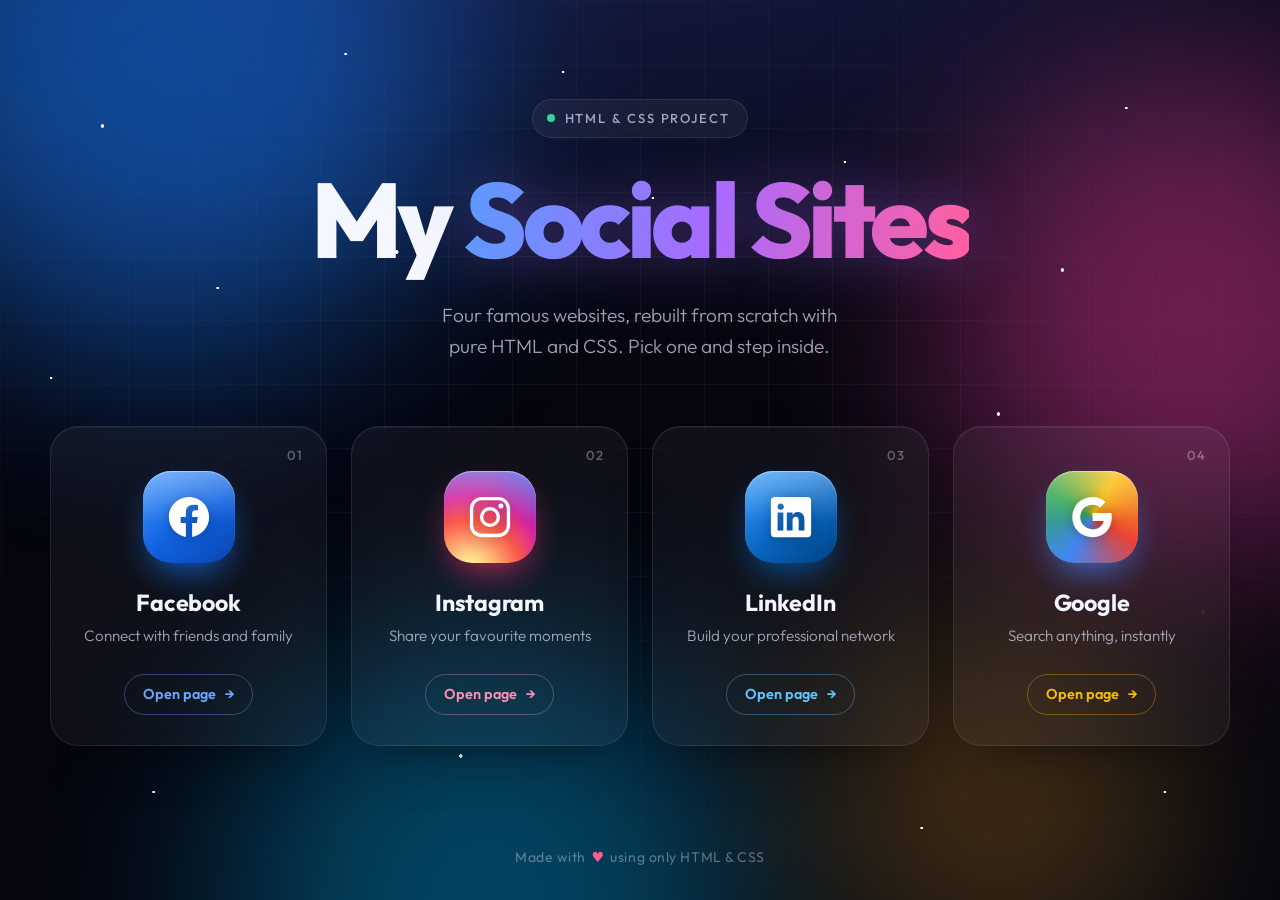
<file: index.html>
<!DOCTYPE html>
<html lang="en">
<head>
    <meta charset="UTF-8">
    <meta name="viewport" content="width=device-width, initial-scale=1.0">
    <title>My Social Sites</title>
    <link rel="preconnect" href="https://fonts.googleapis.com">
    <link rel="preconnect" href="https://fonts.gstatic.com" crossorigin>
    <link rel="stylesheet" href="https://fonts.googleapis.com/css2?family=Outfit:wght@300;400;500;600;700;800&display=swap">
    <link rel="stylesheet" href="css/style.css">
    <link rel="stylesheet" href="css/index.css">
</head>
<body>
    <!-- Animated background: aurora lights, twinkling stars and a moving grid -->
    <div class="background" aria-hidden="true">
        <span class="aurora aurora-blue"></span>
        <span class="aurora aurora-pink"></span>
        <span class="aurora aurora-cyan"></span>
        <span class="aurora aurora-gold"></span>
        <span class="stars"></span>
        <span class="stars stars-far"></span>
    </div>

    <!-- Hero -->
    <header class="hero">
        <p class="badge"><span class="badge-dot"></span>HTML &amp; CSS Project</p>
        <h1 class="title">My <span class="title-gradient">Social Sites</span></h1>
        <p class="subtitle">
            Four famous websites, rebuilt from scratch with pure HTML and CSS.
            Pick one and step inside.
        </p>
    </header>

    <!-- Site cards -->
    <main class="sites-area">
        <nav aria-label="Social sites">
            <ul class="sites">
                <li class="site site-facebook">
                    <a class="site-card" href="facebook.html">
                        <span class="site-number" aria-hidden="true">01</span>
                        <span class="site-icon">
                            <img src="images/logo-facebook.svg" alt="">
                        </span>
                        <span class="site-name">Facebook</span>
                        <span class="site-text">Connect with friends and family</span>
                        <span class="site-link">Open page <span class="arrow" aria-hidden="true">→</span></span>
                    </a>
                </li>
                <li class="site site-instagram">
                    <a class="site-card" href="instagram.html">
                        <span class="site-number" aria-hidden="true">02</span>
                        <span class="site-icon">
                            <img src="images/logo-instagram.svg" alt="">
                        </span>
                        <span class="site-name">Instagram</span>
                        <span class="site-text">Share your favourite moments</span>
                        <span class="site-link">Open page <span class="arrow" aria-hidden="true">→</span></span>
                    </a>
                </li>
                <li class="site site-linkedin">
                    <a class="site-card" href="linkedin.html">
                        <span class="site-number" aria-hidden="true">03</span>
                        <span class="site-icon">
                            <img src="images/logo-linkedin.svg" alt="">
                        </span>
                        <span class="site-name">LinkedIn</span>
                        <span class="site-text">Build your professional network</span>
                        <span class="site-link">Open page <span class="arrow" aria-hidden="true">→</span></span>
                    </a>
                </li>
                <li class="site site-google">
                    <a class="site-card" href="google.html">
                        <span class="site-number" aria-hidden="true">04</span>
                        <span class="site-icon">
                            <img src="images/logo-google.svg" alt="">
                        </span>
                        <span class="site-name">Google</span>
                        <span class="site-text">Search anything, instantly</span>
                        <span class="site-link">Open page <span class="arrow" aria-hidden="true">→</span></span>
                    </a>
                </li>
            </ul>
        </nav>
    </main>

    <footer class="footer">
        <p>Made with <span class="heart">♥</span> using only HTML &amp; CSS</p>
    </footer>
</body>
</html>
</file>
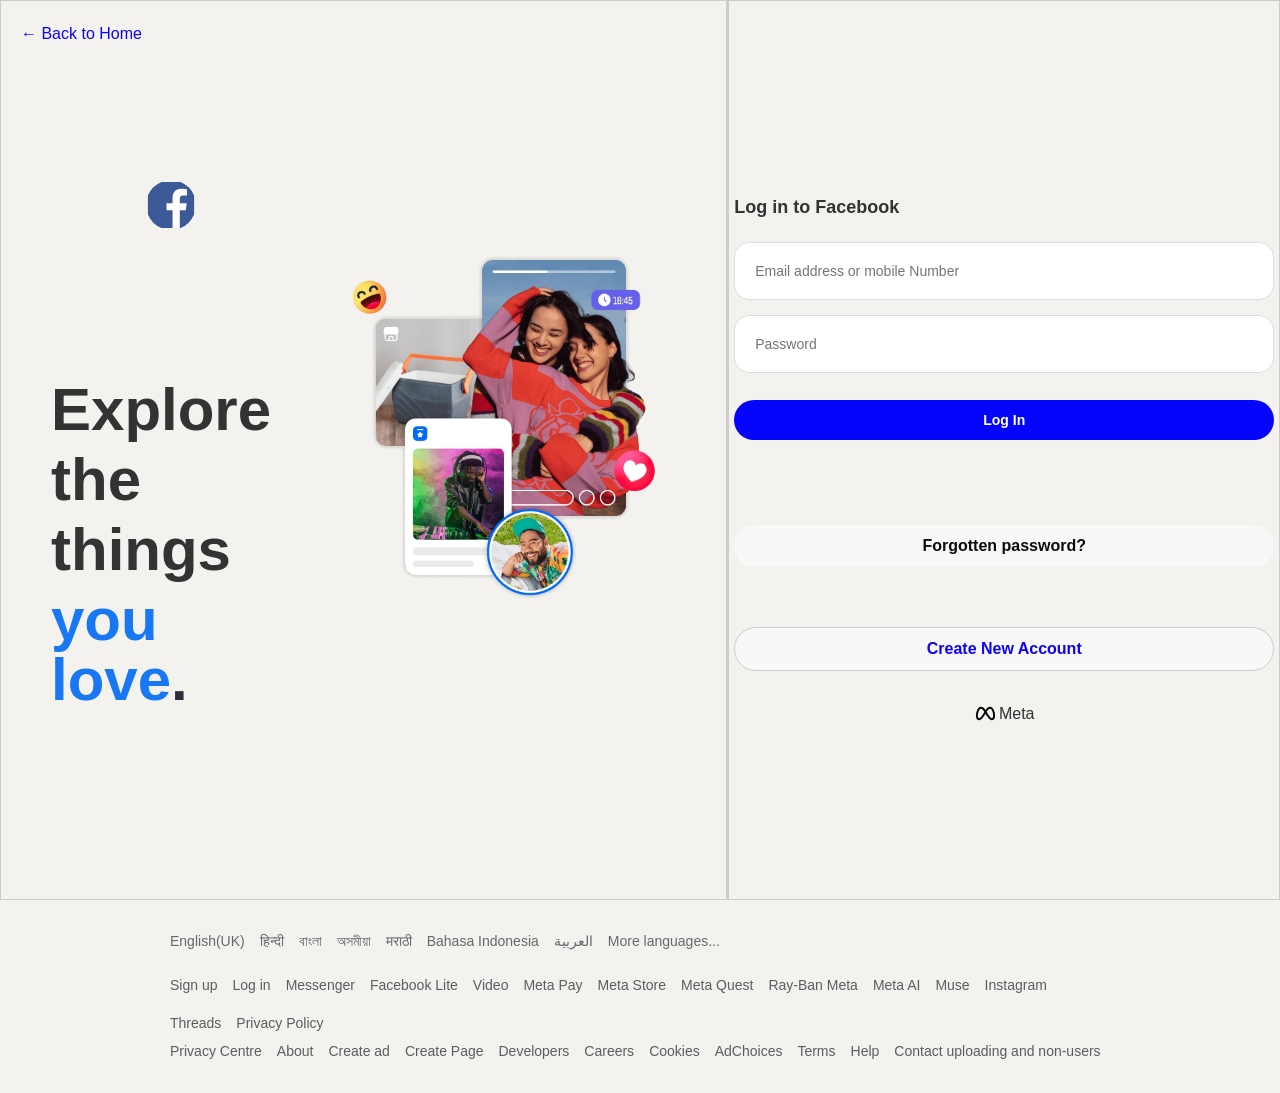
<file: facebook.html>
<!DOCTYPE html>
<html lang="en">
<head>
    <meta charset="UTF-8">
    <meta name="viewport" content="width=device-width, initial-scale=1.0">
    <title>Facebook</title>
    <link rel="stylesheet" href="css/style.css">
    <link rel="stylesheet" href="css/facebook.css">
</head>
<body>
    <main class="facebook-page">
        
        <!-- back to home link -->
        <a href="index.html" class="back-home">← Back to Home</a>
        <!-- left section -->
         <section class="facebook-left">
            <div class="facebook-logo-text">
                <!--facebook logo-->
              <div class="facebook-logo">
                  <img src="images/devicon-facebook.svg" alt="facebook logo">
                
              </div>
            <!-- Explore Text -->
              <div class="explore-text">
                <p>Explore</p>
                <p>the</p>
                <p>things</p>
                <p class="love-text">you love<span class="dot-style">.</span></p>
              </div>

            </div>
            
             <!-- Facebook Illustration -->
            <div class="facebook-illustration">
                <img src="images/pictures.webp" alt="facebook illustration">
            </div>

         </section>
         <!-- right section -->
         <section class="facebook-right">
            <div class="login-container">
                <h1>Log in to Facebook</h1>
                <form action="">
                    <input type="text" placeholder="Email address or mobile Number">
                    <input type="password" placeholder="Password">
                    <button type="submit">Log In</button>
                </form>
                <a href="#" class="forgot-password"><button class="forget-button">Forgotten password?</button> </a>
                
                <button type="button" class="create-account">Create New Account</button>
            </div>
            <!-- meta -->
             <div class="meta-brand">
                <img class="meta-logo" src="images/brand-meta.svg" alt="meta logo">
                <span>Meta</span>
             </div>



         </section>

    </main> 
    <footer class="facebook-footer">
        <div class="footer-languages">
            <a href="#">English(UK)</a>
            <a href="#">हिन्दी</a>
            <a href="#">বাংলা</a>
            <a href="#">অসমীয়া</a>
            <a href="#">मराठी</a>
            <a href="#">Bahasa Indonesia</a>
            <a href="#">العربية</a>
            <a href="#">More languages...</a>

        </div>
        <!--footer links -->
        <div class="footer-links">
           <a href="#">Sign up</a>
           <a href="#">Log in</a>
           <a href="#">Messenger</a>
           <a href="#">Facebook Lite</a>
           <a href="#">Video</a>
           <a href="#">Meta Pay</a>
           <a href="#">Meta Store</a>
           <a href="#">Meta Quest</a>
           <a href="#">Ray-Ban Meta</a>
           <a href="#">Meta AI</a>
           <a href="#">Muse</a>
           <a href="#">Instagram</a>
           <a href="#">Threads</a>
           <a href="#">Privacy Policy</a>  
        </div>
        <div class="footer-links">
           <a href="#">Privacy Centre</a>
           <a href="#">About</a>
           <a href="#">Create ad</a>
           <a href="#">Create Page</a>
           <a href="#">Developers</a>
           
           <a href="#">Careers</a>
           <a href="#">Cookies</a>
           <a href="#">AdChoices</a>
           <a href="#">Terms</a>
           <a href="#">Help</a>
           <a href="#">Contact uploading and non-users</a>
        </div>
    </footer>
    
</body>
</html>
</file>
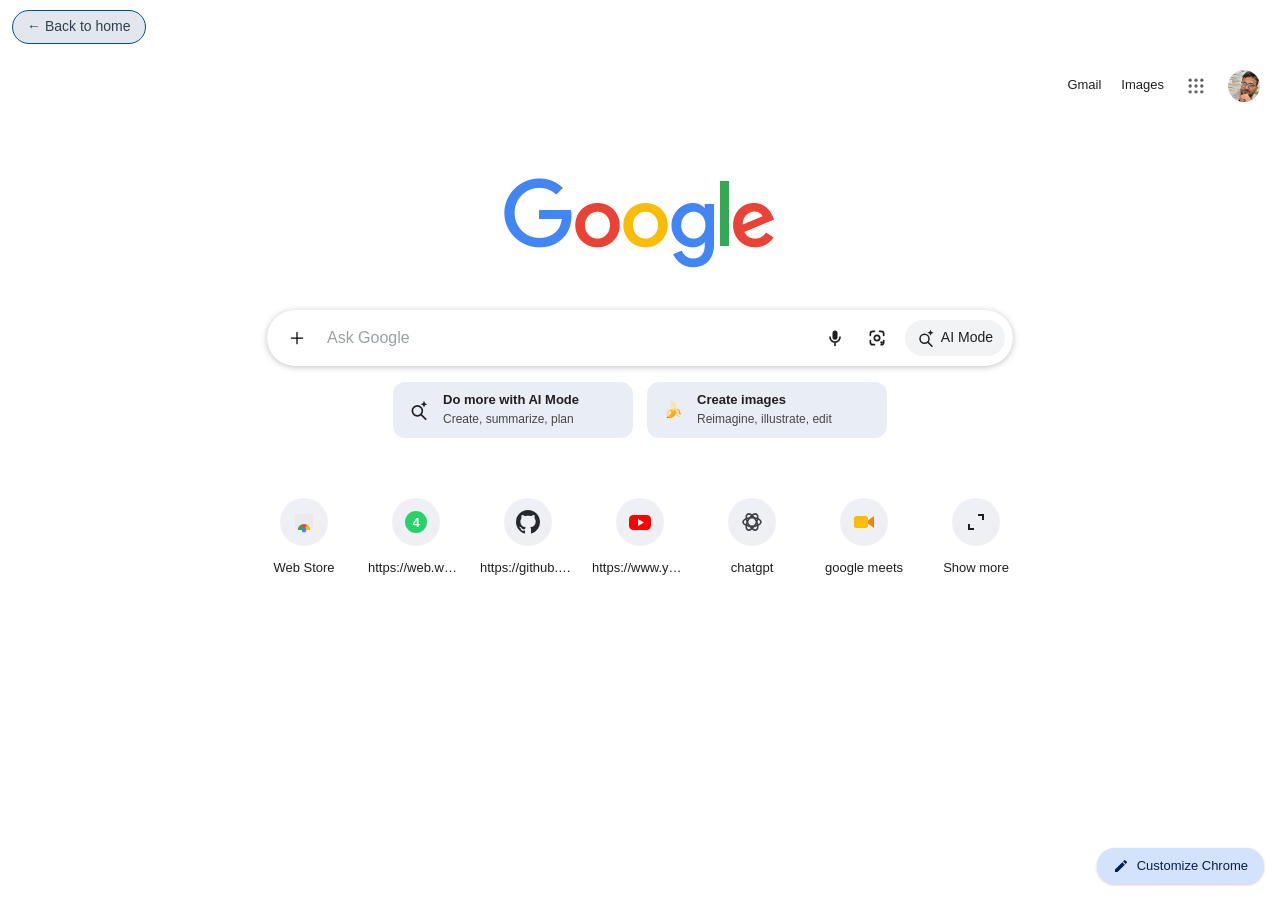
<file: google.html>
<!DOCTYPE html>
<html lang="en">
<head>
    <meta charset="UTF-8">
    <meta name="viewport" content="width=device-width, initial-scale=1.0">
    <title>Google</title>
    <link rel="stylesheet" href="css/style.css">
    <link rel="stylesheet" href="css/google.css">

</head>
<body>
    <div class="page-top">
        <a class="back-to-home" href="index.html">← Back to home</a>
   </div>
    <!-- Top right: Gmail, Images, apps menu, profile -->
    <header>
        <nav>
            <a href="https://mail.google.com">Gmail</a>
            <a href="https://www.google.com/imghp">Images</a>
            <button type="button" class="icon-button" aria-label="Google apps">
                <img src="images/apps.svg" alt="">
            </button>
            <button type="button" class="profile" aria-label="Google Account">
                <img src="images/profilepic.jpg" alt="">
            </button>
        </nav>
    </header>

    <main>
        <img class="logo" src="images/google.png" alt="Google">

        <!-- Search bar: sends the query to real Google search -->
        <form class="search-bar" action="https://www.google.com/search">
            <button type="button" class="icon-button" aria-label="Add files">
                <img src="images/plus.svg" alt="">
            </button>

            <input type="text" name="q" placeholder="Ask Google" aria-label="Search">

            <button type="button" class="icon-button" aria-label="Search by voice">
                <img src="images/mic-dark.svg" alt="">
            </button>
            <button type="button" class="icon-button lens" aria-label="Search by image">
                <img src="images/lens-dark.svg" alt="">
            </button>

            <!-- AI Mode chip: animated gradient border lives in style.css -->
            <button type="submit" class="ai-mode" formaction="https://www.google.com/search?udm=50">
                <img src="images/ai-mode.svg" alt="">
                <span>AI Mode</span>
            </button>
        </form>

        <!-- Suggestion cards -->
        <div class="cards">
            <a class="card" href="https://www.google.com/search?udm=50">
                <img src="images/ai-mode.svg" alt="">
                <span>
                    <strong>Do more with AI Mode</strong>
                    <small>Create, summarize, plan</small>
                </span>
            </a>
            <a class="card" href="https://gemini.google.com">
                <span class="emoji" aria-hidden="true">🍌</span>
                <span>
                    <strong>Create images</strong>
                    <small>Reimagine, illustrate, edit</small>
                </span>
            </a>
        </div>

        <!-- Shortcuts -->
        <ul class="shortcuts">
            <li>
                <a href="https://chromewebstore.google.com">
                    <span class="tile"><img src="images/webstore.svg" alt=""></span>
                    <span class="label">Web Store</span>
                </a>
                <button type="button" class="more" aria-label="More actions for Web Store">
                    <img src="images/more.svg" alt="">
                </button>
            </li>
            <li>
                <a href="https://web.whatsapp.com">
                    <span class="tile"><img src="images/whatsapp.svg" alt=""></span>
                    <span class="label">https://web.whatsapp.com</span>
                </a>
                <button type="button" class="more" aria-label="More actions for https://web.whatsapp.com">
                    <img src="images/more.svg" alt="">
                </button>
            </li>
            <li>
                <a href="https://github.com">
                    <span class="tile"><img src="images/github.svg" alt=""></span>
                    <span class="label">https://github.com</span>
                </a>
                <button type="button" class="more" aria-label="More actions for https://github.com">
                    <img src="images/more.svg" alt="">
                </button>
            </li>
            <li>
                <a href="https://www.youtube.com">
                    <span class="tile"><img src="images/youtube.svg" alt=""></span>
                    <span class="label">https://www.youtube.com</span>
                </a>
                <button type="button" class="more" aria-label="More actions for https://www.youtube.com">
                    <img src="images/more.svg" alt="">
                </button>
            </li>
            <li>
                <a href="https://chatgpt.com">
                    <span class="tile"><img src="images/chatgpt.svg" alt=""></span>
                    <span class="label">chatgpt</span>
                </a>
                <button type="button" class="more" aria-label="More actions for chatgpt">
                    <img src="images/more.svg" alt="">
                </button>
            </li>
            <li>
                <a href="https://meet.google.com">
                    <span class="tile"><img src="images/meet.svg" alt=""></span>
                    <span class="label">google meets</span>
                </a>
                <button type="button" class="more" aria-label="More actions for google meets">
                    <img src="images/more.svg" alt="">
                </button>
            </li>
            <li>
                <a href="#">
                    <span class="tile"><img src="images/show-more.svg" alt=""></span>
                    <span class="label">Show more</span>
                </a>
            </li>
        </ul>
    </main>

    <button type="button" class="customize">
        <img src="images/pencil.svg" alt="">
        Customize Chrome
    </button>
    
    
</body>
</html>
</file>
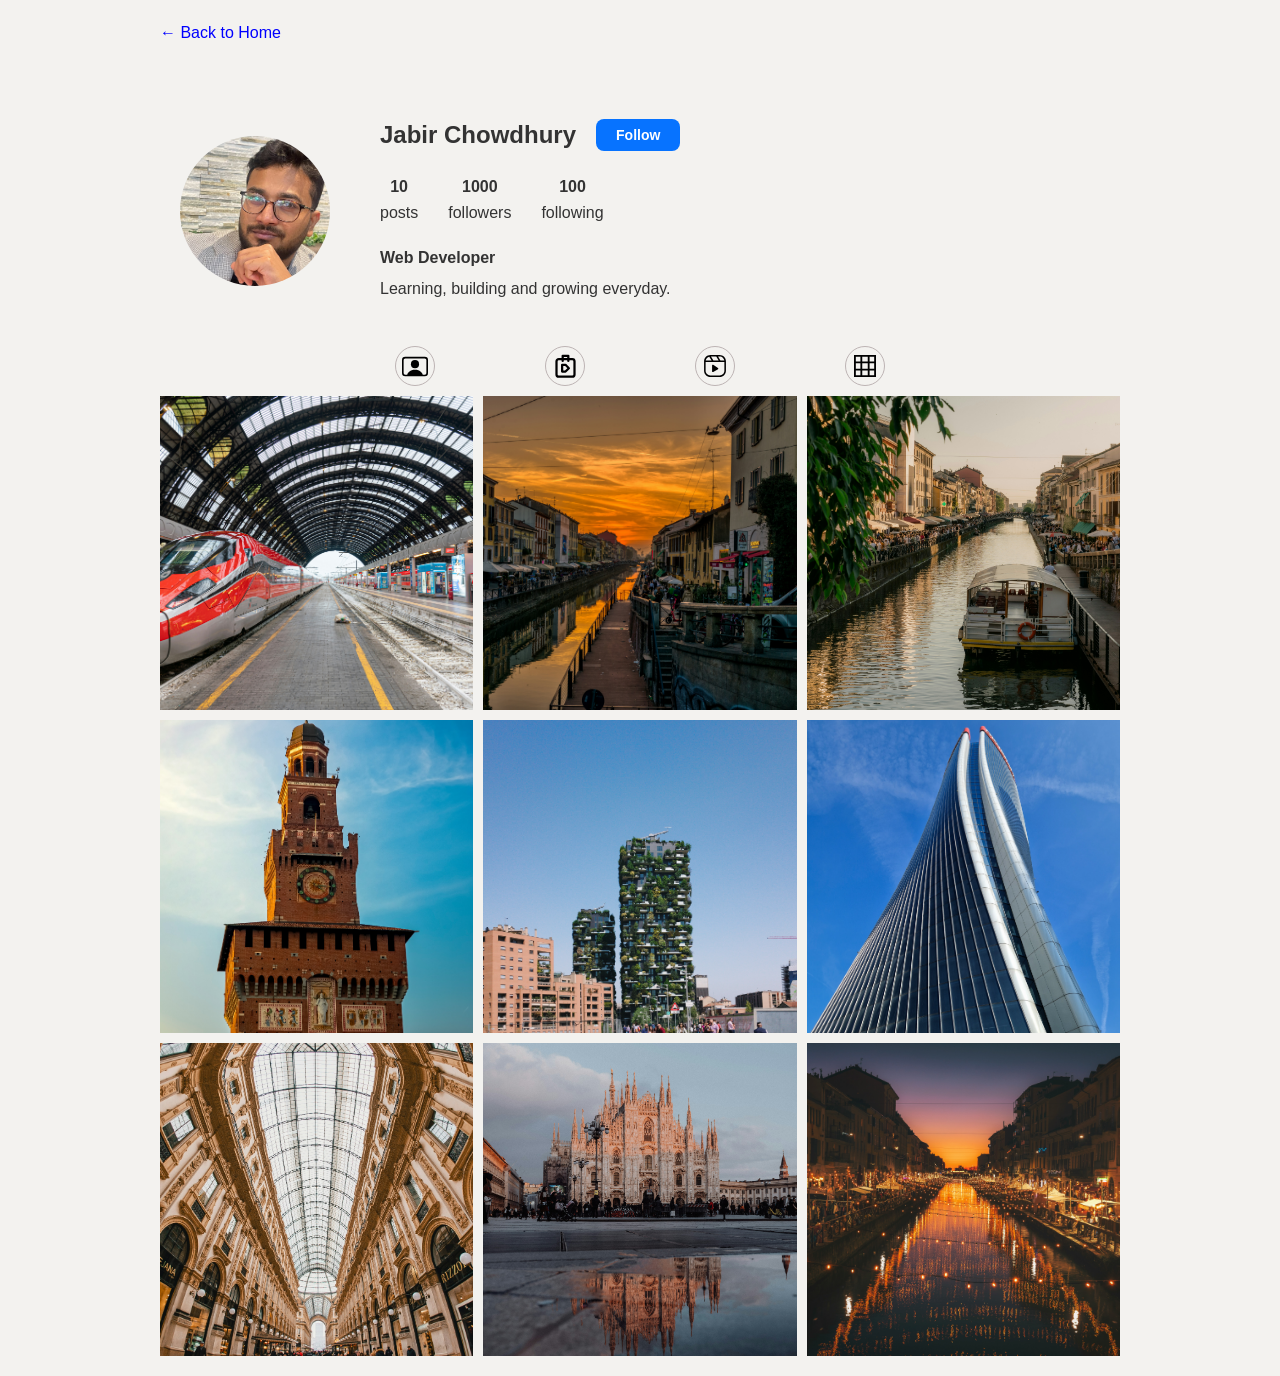
<file: instagram.html>
<!DOCTYPE html>
<html lang="en">
<head>
    <meta charset="UTF-8">
    <meta name="viewport" content="width=device-width, initial-scale=1.0">
    <title>Instagram</title>
    <link rel="stylesheet" href="css/style.css">
    <link rel="stylesheet" href="css/instagram.css">

</head>
<body>
    <main class="instagram">
        <a href="index.html">← Back to Home</a>
        <section class="instagram-profile">
                <header class="profile-header">
                    <img class="profile-pic" src="images/my.jpeg" alt="Instagram Profile Picture">
                    <div class="profile-info">
                        <div class="profile-name">
                            <h1>Jabir Chowdhury</h1>
                            <button type="button" class="button-follow">Follow</button>


                        </div>
                        <ul class="profile-stats">
                            <li><strong>10</strong> posts</li>
                            <li><strong>1000</strong> followers</li>
                            <li><strong>100</strong> following</li>
                        </ul>
                        <div class="profile-bio">
                            <p>Web Developer</p>
                            <p>Learning, building and growing everyday.</p>
                        </div>
                   </div>

                </header> 

                <section class="photo-grid">
                    <div class="logo-svgs">
                        <ul class="logo-list">
                            <li>
                               <button type="button" aria-label="Posts">
                                <img class="first-logo" src="images/instagram1.svg" alt="">
                               </button>
                            </li>
                            <li>
                             <button type="button" aria-label="Reels">
                                <img class="second-logo" src="images/instagram2.svg" alt="">
                             </button>
                            </li>
                            <li>
                             <button type="button" aria-label="Saved posts">
                                <img src="images/instagram3.svg" alt="">
                             </button>
                            </li>
                            <li>
                            <button type="button" aria-label="Tagged posts">
                                <img src="images/instagram4.svg" alt="">
                            </button>
                            </li>
                        </ul>
                        
                    </div>
                    
                    

                    <ul class="photo-lists">
                        <li>
                            <img src="images/pic1.jpg" alt="milan train station">
                        </li>
                        <li>
                            <img src="images/pic2.jpg" alt="milano naviglio">
                        </li>
                        <li>
                            <img src="images/pic3.jpg" alt="naviglio">
                        </li>
                        <li>
                            <img src="images/pic4.jpg" alt="chiesa">
                        </li>
                        <li>
                            <img src="images/pic5.jpg" alt="garibuldi">

                        </li>
                        <li>
                            <img src="images/pic6.jpg" alt="tre torre">
                        </li>
                        <li>
                            <img src="images/pic7.jpg" alt="vittoria emanuele">
                        </li>
                        <li>
                            <img src="images/pic9.jpg" alt="duomo">
                        </li>
                        <li>
                            <img src="images/pic8.jpg" alt="naviglio eclips">
                        </li>
                    </ul>


                </section>

           


        </section>
    </main>

   

</body>
</html>
</file>
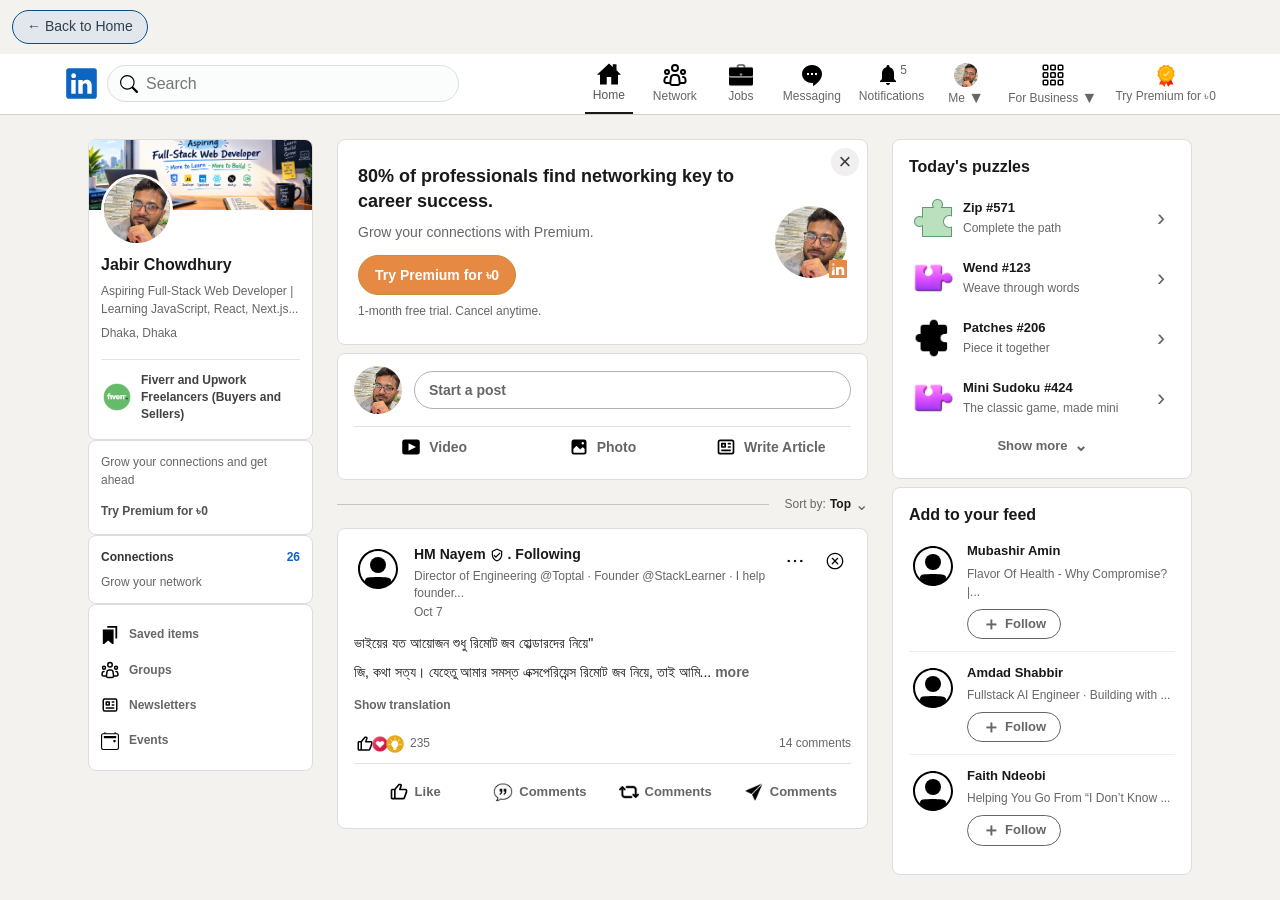
<file: linkedin.html>
<!DOCTYPE html>
<html lang="en">
<head>
    <meta charset="UTF-8">
    <meta name="viewport" content="width=device-width, initial-scale=1.0">
    <title>Linkedin Home</title>
    <link rel="stylesheet" href="css/style.css">
    <link rel="stylesheet" href="css/linkedin.css">
</head>
<body>
    <div class="page-top">
       <a class="back-to-home" href="index.html">← Back to Home</a> 

   </div>
   
    <!-- Top Navigation -->
     <header class="site-header">
        <div class="nav-container">
            <!-- LinkedIn Logo and Search -->
             <div class="nav-brand">
                <a href="linkedin.html" class="brand">
                    <img src="images/logo-linkedin.svg" alt="Linkedin">
                </a>
                <form class="search-form" role="search">
                    <img src="images/search.svg" alt="">
                    <input
                       type="search"
                       name="search"
                       placeholder="Search"
                       aria-label="Search LinkedIn"
                      >
                </form>

             </div>
             <!-- Main Navigation -->
              <nav class="main-navigation" aria-label="Main navigation">
                <ul class="nav-lists">
                    <li class="nav-item active">
                        <a href="linkedin.html" aria-current="page">
                            <img src="images/home-sharp.svg" alt="LinkedIn Home">
                            <span>Home</span>
                        </a>
                    </li>
                    <li class="nav-item">
                        <a href="linkedin.html">
                            <img src="images/akar-icons--people-group.svg" alt="Network Group">
                            <span>Network</span>
                        </a>
                    </li>
                     <li class="nav-item">
                        <a href="linkedin.html">
                            <img src="images/briefcase.png" alt="jobs brifcase">
                            <span>Jobs</span>
                        </a>
                    </li>
                     <li class="nav-item">
                        <a href="linkedin.html">
                            <img src="images/hat-bubble.png" alt="messaging icon">
                            <span>Messaging</span>
                        </a>
                    </li>
                     <li class="nav-item">
                        <a href="linkedin.html">
                            
                            <span class="notification-icon">
                                <img src="images/bell.png" alt="Notificatios Icon">
                                <span class="notificatios-count">5</span>

                            </span>
                            
                            <span>Notifications</span>
                        </a>
                    </li>
            
                    <li class="nav-item">
                        <a class="dropdown-arrow" href="linkedin.html">
                            <img class="nav-profile-pic" src="images/profile-pic.jpeg" alt="Nav Profile Pic">
                            <span>Me <span class="dropdown-arrow">▼</span></span>

                        </a>
                    </li>
                    <li class="nav-item business-navigation">
                        <a class="dropdown-arrow" href="linkedin.html">
                            <img src="images/grid.svg" alt="Business">
                            <span>For Business <span class="dropdown-arrow">▼</span></span>
                        </a>
                    </li>
                    <li class="nav-item premium-navigation">
                        <a href="linkedin.html">
                            <img src="images/icons8-premium-48.png" alt="Premium">
                            <span>Try Premium for ৳0</span>
                        </a>
                    </li> 
                </ul>
             </nav>
        
       </div>

     </header>
     <!-- Main Page container -->
    <div class="main-container">
        <!-- LEFT SIDEBAR -->
         <aside class="left-sidebar" aria-label="Profile and shortcuts">
            <!-- Profile Card -->
            <section class="profile-card">
                <div class="profile-cover">
                    <img src="images/cover-photo.png" alt="profile cover" class="cover-image">
                </div>
                <div class="profile-details">
                     <a href="linkedin.html">
                        <img class="profile-picture" src="images/profile-pic.jpeg" alt="Jabir Chowdhury">
                    </a>
                    <h1>Jabir Chowdhury</h1>
                    <p class="profile-headline">
                       Aspiring Full-Stack Web Developer | <br> Learning JavaScript, React, Next.js...
                    </p>
                    <p class="profile-location">Dhaka, Dhaka</p>
                    <a href="linkedin.html" class="business-profile">
                        <img src="images/icons8-fiverr-48.png" alt="">
                        <span>Fiverr and Upwork <br>Freelancers (Buyers and Sellers)</span>

                    </a>

                </div>
            </section>
             <!-- Premium promotion Card --> 
            <section class="sidebar-premium-card">
                  <p>Grow your connections and get ahead</p>
                  <a href="#">Try Premium for ৳0</a> 
            </section>
                <!-- Connections Card --> 
            <section class="connections-card"> 
                  
                    
                    <a href="#" class="connections-link">
                          <span>Connections</span> 

                          <span class="connections-count">26</span>
                    </a>
                    <p>Grow your network</p>  
            </section>
           
                 <!-- Shortcuts Card -->
            <section class="shortcuts-card">
                <ul class="shortcuts-list">
                   <li>
                      <a href="https://www.linkedin.com/my-items/saved-posts/">
                       <img src="images/ooui--bookmark-list-ltr.svg" alt="">
                       <span>Saved items</span>
                      </a>
                   </li>

                   <li>
                      <a href="https://www.linkedin.com/groups/">
                       <img src="images/akar-icons--people-group.svg" alt="">
                       <span>Groups</span>
                      </a>
                   </li>

                   <li>
                      <a href="https://www.linkedin.com/mynetwork/network-manager/newsletters/">
                       <img src="images/majesticons--article-line.svg" alt="">
                       <span>Newsletters</span>
                     </a>
                   </li>

                   <li>
                      <a href="https://www.linkedin.com/events/">
                       <img src="images/calendar2-event.svg" alt="">
                       <span>Events</span>
                      </a>
                   </li>
               </ul>
            </section>

            

         </aside>
        <!-- Middle Column / Main Feed -->
         <main class="main-feed">
             <!-- Premium Advertisement Card -->
            <section class="premium-promotion-card">

              <button type="button" class="close-button" aria-label="Dismiss Promossion">
                  ×
              </button>
              <div class="promotion-content">
                <h2>
                    80% of professionals find networking key
                    to career success.
                </h2>
                <p>Grow your connections with Premium.</p>
                <a href="linkedin.html" class="try-premium-button">
                    Try Premium for ৳0
                </a>
                <p class="premium-disclaimer">1-month free trial. Cancel anytime.</p>
                

              </div>
              <div class="promotion-image">
                <img src="images/profile-pic.jpeg" alt="premium member profile">
                <img src="images/bi--linkedin.svg" alt="">

              </div>
           </section>
           <!-- Create Post Card -->
           <section class="features">
            <div class="ui-profile-picture">
                <img class="my-profile-picture" src="images/profile-pic.jpeg" alt="My Profile">
                <button class="start-a-post" type="button">
                    Start a post
                </button>
            </div>
            <div class="post-option">
                <button type="button" class="post-options">
                    <img src="images/at-icons--video.svg" alt="">
                    <span>Video</span>
                </button>
                <button type="button" class="post-options">
                    <img src="images/heroicons--photo-16-solid.svg" alt="">
                    <span>Photo</span>
                </button>
                <button type="button" class="post-options">
                    <img src="images/majesticons--article-line.svg" alt="">
                    <span>Write Article</span>

                </button>


            </div>

           </section>
            <!-- Feed Sorting -->
             <div class="feed-sorting">
                <span class="sorting-line"></span>
                <button>
                    Sort by: <strong>Top</strong>
                    <span class="dropdown-arrow">⌄</span>
                </button>
             </div>
            <!-- Feed Post -->
             <article class="feed-post">
                 <!-- Post Header -->
                  <header class="feed-post-header">
                    <a href="index.html" class="post-author-link">

                        <img class="post-author-picture" src="images/user-profile.svg" alt="HM Nayem">
                    </a>
                    <div class="post-author-information">
                        <div class="post-author-name">
                            <a href="index.html">HM Nayem</a>
                            <img src="images/ic--outline-verified-user.svg" alt="verified">
                            <span>. Following</span>
                        </div>
                        <p class="post-author-headline">
                            Director of Engineering @Toptal ·
                            Founder @StackLearner · I help founder...
                        </p>
                        <p class="post-date">Oct 7</p>

                    </div>
                    <div class="post-header-actions">
                        <button>
                            <img src="images/icons8-more-32.png" alt="More post action">
                        </button>
                        <button>
                            <img src="images/icons8-cancel.svg" alt="Dismiss post">

                        </button>
                    </div>
                  </header>
                  <!-- Post Content -->
                  <div class="feed-post-content">
                    <p class="post-text">
                        ভাইয়ের যত আয়োজন শুধু রিমোট জব হোল্ডারদের নিয়ে"
                    </p>
                    <p class="post-description">জি, কথা সত্য। যেহেতু আমার সমস্ত এক্সপেরিয়েন্স রিমোট জব নিয়ে,
                       তাই আমি... <a href="linkedin.html">more</a> 
                    </p>
                    <button class="translation-button" type="button">
                        Show translation
                    </button>
                   </div>
                  <!-- Post Reactions and Comments -->
                  <div class="post-engagement">
                    <div class="reaction-summary">
                        <div class="reaction-icons">
                            <img src="images/boxicons--like.svg" alt="">
                            <img src="images/icons8-love-circled-48.png" alt="">
                            <img src="images/icons8-light-on-64.png" alt="">

                        </div>
                        <span>235</span>
                    </div>
                    <a href="linkedin.html">14 comments</a>
                  </div>
                  <!-- Post Action Buttons -->
                   <div class="post-actions">
                    <button type="button" class="post-action">
                        <img src="images/boxicons--like.svg" alt="">
                        <span>Like</span>

                    </button>
                    <button type="button" class="post-action">
                        <img src="images/icons8-quote-50.png" alt="">
                        <span>Comments</span>

                    </button>
                     <button type="button" class="post-action">
                        <img src="images/icons8-retweet-24.png" alt="">
                        <span>Comments</span>

                    </button>
                    <button type="button" class="post-action">
                        <img src="images/icons8-sent-50.png" alt="">
                        <span>Comments</span>

                    </button>

                    



                   </div>


             </article>

         </main>
          <!-- Right Sidebar -->
          <aside class="right-sidebar">
          <!-- Today's Puzzles Card --> 
           <section class="puzzle-card">
            <h2>Today's puzzles</h2>
            <ul class="puzzle-list">
                <li class="puzzle-item">
                    <a href="linkedin.html">
                        <img src="images/icons8-puzzle-40.png" alt="">
                        <span class="puzzle-information">
                            <strong>Zip #571</strong>
                            <span>Complete the path</span>
                        </span>
                        <span class="puzzle-arrow">›</span>
                    </a>

                </li>
                <li class="puzzle-item">
                    <a href="linkedin.html">
                        <img src="images/icons8-puzzle-94.png" alt="">
                        <span class="puzzle-information">
                            <strong>Wend #123</strong>
                            <span>Weave through words</span>
                        </span>
                        <span class="puzzle-arrow">›</span>
                    </a>
                </li>
                <li class="puzzle-item">
                    <a href="linkedin.html">
                        <img src="images/icons8-puzzle-48.png" alt="">
                        <span class="puzzle-information">
                            <strong>Patches #206</strong>
                            <span>Piece it together</span>
                        </span>
                        <span class="puzzle-arrow">›</span>
                    </a>
                </li>
                 <li class="puzzle-item">
                    <a href="linkedin.html">
                        <img src="images/icons8-puzzle-94.png" alt="">
                        <span class="puzzle-information">
                            <strong>Mini Sudoku #424</strong>
                            <span>The classic game, made mini</span>
                        </span>
                        <span class="puzzle-arrow">›</span>
                    </a>
                </li>
            </ul>
            <button class="show-more-button" type="button">
                Show more <span>⌄</span>
            </button>


           </section>
            <!-- Add to Your Feed Card -->
             <section class="add-to-feed-card">
                <h2>Add to your feed</h2>
                <ul class="suggestions-list">
                    <li class="suggestion-item">
                        <img class="suggestion-picture" src="images/user-profile.svg" alt="">
                        <div class="suggestion-information">
                          <a href="#" class="suggestion-name">Mubashir Amin</a>
                          <p>Flavor Of Health - Why Compromise? |...</p>

                          <button type="button" class="follow-button">
                          <span>＋</span> Follow
                          </button>
                        </div>
                    </li>
                    <li class="suggestion-item">

                       <img
                         class="suggestion-picture"
                         src="images/user-profile.svg"
                         alt=""
                               >

                       <div class="suggestion-information">
                          <a href="#" class="suggestion-name">Amdad Shabbir</a>
                          <p>Fullstack AI Engineer · Building with ...</p>

                          <button type="button" class="follow-button">
                          <span>＋</span> Follow
                          </button>
                       </div>

                    </li>
                    <li class="suggestion-item">

                       <img
                         class="suggestion-picture"
                         src="images/user-profile.svg"
                         alt=""
                               >

                       <div class="suggestion-information">
                          <a href="#" class="suggestion-name">Faith Ndeobi</a>
                          <p>Helping You Go From “I Don’t Know ...</p>

                          <button type="button" class="follow-button">
                          <span>＋</span> Follow
                          </button>
                       </div>

                    </li>
                    



                </ul>
             </section>


          </aside>




    </div>  
  
    
</body>
</html>
</file>
<file: css/style.css>
/*------- CSS Reset -------*/

*,
*::before,
*::after {
    margin: 0;
    padding: 0;
    box-sizing: border-box;
}

img {
    max-width: 100%;
    display: block;
}

/*------- Global Styles -------*/

body {
    min-height: 100vh;
    font-family: Arial, sans-serif;
    font-size: 16px;
    line-height: 1.6;
    background-color: #f3f2ef;
    color: #333;
}

a {
    text-decoration: none;
    color: inherit;
}
</file>
<file: css/index.css>
/* =========================
   Colors & Settings
========================= */

:root {
    --bg: #05060f;
    --text: #f5f7ff;
    --text-soft: rgba(229, 233, 255, 0.68);
    --text-faint: rgba(229, 233, 255, 0.38);
    --glass: rgba(255, 255, 255, 0.045);
    --glass-border: rgba(255, 255, 255, 0.09);

    --ease-out: cubic-bezier(0.22, 1, 0.36, 1);
    --ease-bounce: cubic-bezier(0.34, 1.56, 0.64, 1);

    color-scheme: dark;
}

/* Registering --angle lets the browser animate it smoothly */
@property --angle {
    syntax: "<angle>";
    initial-value: 0deg;
    inherits: false;
}


/* =========================
   Page
========================= */

body {
    min-height: 100vh;
    min-height: 100dvh;
    display: flex;
    flex-direction: column;
    align-items: center;
    padding: 0 24px;
    font-family: "Outfit", system-ui, "Segoe UI", Arial, sans-serif;
    color: var(--text);
    background-color: var(--bg);
}


/* =========================
   Animated Background
========================= */

.background {
    position: fixed;
    inset: 0;
    z-index: -1;
    overflow: hidden;
    pointer-events: none;
    background: radial-gradient(ellipse 120% 80% at 50% -10%, #161c44 0%, transparent 60%);
}

/* Grid lines that fade out towards the edges and slowly drift */
.background::before {
    content: "";
    position: absolute;
    inset: 0;
    background-image:
        linear-gradient(rgba(255, 255, 255, 0.045) 1px, transparent 1px),
        linear-gradient(90deg, rgba(255, 255, 255, 0.045) 1px, transparent 1px);
    background-size: 64px 64px;
    -webkit-mask-image: radial-gradient(ellipse 70% 60% at 50% 40%, #000 20%, transparent 100%);
    mask-image: radial-gradient(ellipse 70% 60% at 50% 40%, #000 20%, transparent 100%);
    animation: grid-drift 20s linear infinite;
}

/* Big blurred circles in brand colours = soft aurora lights */
.aurora {
    position: absolute;
    border-radius: 50%;
    filter: blur(100px);
    opacity: 0.55;
    animation: aurora-drift 24s ease-in-out infinite alternate;
}

.aurora-blue {
    top: -18vw;
    left: -10vw;
    width: clamp(320px, 46vw, 760px);
    aspect-ratio: 1;
    background-color: #1877f2;
}

.aurora-pink {
    top: 8vh;
    right: -12vw;
    width: clamp(280px, 38vw, 640px);
    aspect-ratio: 1;
    background-color: #c13584;
    animation-duration: 28s;
    animation-delay: -8s;
}

.aurora-cyan {
    bottom: -20vw;
    left: 18vw;
    width: clamp(300px, 40vw, 680px);
    aspect-ratio: 1;
    background-color: #00a0dc;
    opacity: 0.4;
    animation-duration: 30s;
    animation-delay: -14s;
}

.aurora-gold {
    bottom: -6vw;
    right: 8vw;
    width: clamp(200px, 28vw, 460px);
    aspect-ratio: 1;
    background-color: #f9a825;
    opacity: 0.25;
    animation-duration: 26s;
    animation-delay: -4s;
}

/* Each radial-gradient below draws one tiny star */
.stars {
    position: absolute;
    inset: 0;
    background-image:
        radial-gradient(circle at 8% 14%, #fff 0 1.5px, transparent 2px),
        radial-gradient(circle at 22% 62%, #fff 0 1px, transparent 1.5px),
        radial-gradient(circle at 31% 28%, #fff 0 1.5px, transparent 2px),
        radial-gradient(circle at 44% 8%, #fff 0 1px, transparent 1.5px),
        radial-gradient(circle at 57% 74%, #fff 0 1.5px, transparent 2px),
        radial-gradient(circle at 66% 18%, #fff 0 1px, transparent 1.5px),
        radial-gradient(circle at 78% 46%, #fff 0 1.5px, transparent 2px),
        radial-gradient(circle at 88% 12%, #fff 0 1px, transparent 1.5px),
        radial-gradient(circle at 94% 68%, #fff 0 1.5px, transparent 2px),
        radial-gradient(circle at 12% 88%, #fff 0 1px, transparent 1.5px),
        radial-gradient(circle at 72% 92%, #fff 0 1px, transparent 1.5px);
    animation: twinkle 4s ease-in-out infinite alternate;
}

.stars-far {
    background-image:
        radial-gradient(circle at 4% 42%, #fff 0 1px, transparent 1.5px),
        radial-gradient(circle at 17% 32%, #fff 0 1px, transparent 1.5px),
        radial-gradient(circle at 36% 84%, #fff 0 1.5px, transparent 2px),
        radial-gradient(circle at 51% 22%, #fff 0 1px, transparent 1.5px),
        radial-gradient(circle at 62% 54%, #fff 0 1px, transparent 1.5px),
        radial-gradient(circle at 83% 30%, #fff 0 1.5px, transparent 2px),
        radial-gradient(circle at 91% 88%, #fff 0 1px, transparent 1.5px),
        radial-gradient(circle at 27% 6%, #fff 0 1px, transparent 1.5px);
    animation-duration: 6s;
    animation-delay: -3s;
}


/* =========================
   Hero
========================= */

.hero {
    display: flex;
    flex-direction: column;
    align-items: center;
    max-width: 820px;
    padding: clamp(56px, 11vh, 120px) 0 clamp(40px, 7vh, 72px);
    text-align: center;
}

/* Small "pill" above the heading */
.badge {
    display: inline-flex;
    align-items: center;
    gap: 10px;
    padding: 8px 18px 8px 14px;
    border: 1px solid var(--glass-border);
    border-radius: 999px;
    background-color: rgba(255, 255, 255, 0.05);
    -webkit-backdrop-filter: blur(10px);
    backdrop-filter: blur(10px);
    color: var(--text-soft);
    font-size: 13px;
    font-weight: 500;
    letter-spacing: 0.14em;
    text-transform: uppercase;
    animation: rise 0.9s var(--ease-out) 0.1s both;
}

.badge-dot {
    width: 8px;
    height: 8px;
    border-radius: 50%;
    background-color: #34d399;
    animation: pulse 2s ease-out infinite;
}

.title {
    margin-top: 28px;
    font-size: clamp(2.9rem, 9vw, 6.6rem);
    font-weight: 800;
    line-height: 1;
    letter-spacing: -0.045em;
    animation: rise 1s var(--ease-out) 0.25s both;
}

/* Colourful text: a wide gradient painted only inside the letters, sliding sideways */
.title-gradient {
    display: inline-block;
    padding-bottom: 0.06em;
    background: linear-gradient(100deg, #5b9bff 0%, #a86bff 25%, #ff5fa2 50%, #ffb457 75%, #5b9bff 100%);
    background-size: 200% auto;
    -webkit-background-clip: text;
    background-clip: text;
    color: transparent;
    filter: drop-shadow(0 0 28px rgba(168, 107, 255, 0.35));
    animation: shimmer 8s linear infinite;
}

.subtitle {
    max-width: 560px;
    margin-top: 22px;
    color: var(--text-soft);
    font-size: clamp(1rem, 2.2vw, 1.2rem);
    font-weight: 300;
    line-height: 1.65;
    text-wrap: balance;
    animation: rise 1s var(--ease-out) 0.4s both;
}


/* =========================
   Site Cards
========================= */

.sites-area {
    width: 100%;
    max-width: 1180px;
}

.sites {
    display: grid;
    grid-template-columns: repeat(4, minmax(0, 1fr));
    gap: 24px;
    list-style: none;
}

/* Cards rise in one by one */
.site {
    animation: rise 1s var(--ease-out) both;
}

.site:nth-child(1) { animation-delay: 0.55s; }
.site:nth-child(2) { animation-delay: 0.7s; }
.site:nth-child(3) { animation-delay: 0.85s; }
.site:nth-child(4) { animation-delay: 1s; }

/* Brand colours for each card */
.site-facebook {
    --brand: #1877f2;
    --brand-light: #6aa8ff;
    --tile: linear-gradient(145deg, #4c9bff, #1062e0 55%, #0a45b0);
}

.site-instagram {
    --brand: #e1306c;
    --brand-light: #ff8fb3;
    --tile: radial-gradient(circle at 28% 108%, #fdf497 0%, #fdf497 6%, #fd5949 42%, #d6249f 62%, #285aeb 100%);
}

.site-linkedin {
    --brand: #0a66c2;
    --brand-light: #5ec8ff;
    --tile: linear-gradient(145deg, #3aa0ff, #0a66c2 55%, #004182);
}

.site-google {
    --brand: #4285f4;
    --brand-light: #fbbc05;
    --tile: conic-gradient(from 210deg, #4285f4, #34a853, #fbbc05, #ea4335, #4285f4);
}

/* Glass card. The first background layer is a light streak that sweeps across on hover */
.site-card {
    position: relative;
    isolation: isolate;
    display: flex;
    flex-direction: column;
    align-items: center;
    height: 100%;
    padding: 44px 24px 30px;
    border: 1px solid var(--glass-border);
    border-radius: 28px;
    text-align: center;
    background:
        linear-gradient(115deg, transparent 35%, rgba(255, 255, 255, 0.1) 50%, transparent 65%) 150% 0 / 250% 100% no-repeat,
        var(--glass);
    -webkit-backdrop-filter: blur(18px);
    backdrop-filter: blur(18px);
    box-shadow:
        0 20px 50px -30px rgba(0, 0, 0, 0.8),
        inset 0 1px 0 rgba(255, 255, 255, 0.06);
    transition:
        translate 0.5s var(--ease-out),
        background-position 0.9s var(--ease-out),
        border-color 0.4s,
        box-shadow 0.5s var(--ease-out);
}

/* Glowing light that races around the border (masked so only the edge shows) */
.site-card::before {
    content: "";
    position: absolute;
    inset: -1px;
    padding: 1.5px;
    border-radius: inherit;
    background: conic-gradient(from var(--angle),
        transparent 0%, transparent 62%,
        var(--brand) 78%, var(--brand-light) 88%, #fff 92%, transparent 100%);
    -webkit-mask:
        linear-gradient(#000 0 0) content-box,
        linear-gradient(#000 0 0);
    -webkit-mask-composite: xor;
    mask-composite: exclude;
    opacity: 0;
    transition: opacity 0.4s;
    animation: spin 3.5s linear infinite paused;
}

/* Soft brand-coloured glow from the top of the card */
.site-card::after {
    content: "";
    position: absolute;
    inset: 0;
    z-index: -1;
    border-radius: inherit;
    background: radial-gradient(120% 70% at 50% 0%, color-mix(in srgb, var(--brand) 32%, transparent), transparent 70%);
    opacity: 0;
    transition: opacity 0.5s;
}

.site-number {
    position: absolute;
    top: 18px;
    right: 22px;
    color: var(--text-faint);
    font-size: 13px;
    font-weight: 500;
    letter-spacing: 0.12em;
    transition: color 0.4s;
}

/* App-style icon tile that gently floats */
.site-icon {
    position: relative;
    display: grid;
    place-items: center;
    width: 92px;
    height: 92px;
    margin-bottom: 26px;
    border-radius: 28px;
    background: var(--tile);
    box-shadow:
        0 16px 34px -10px color-mix(in srgb, var(--brand) 80%, transparent),
        inset 0 1px 1px rgba(255, 255, 255, 0.45);
    animation: float 6s ease-in-out infinite;
    transition:
        scale 0.6s var(--ease-bounce),
        rotate 0.6s var(--ease-bounce),
        box-shadow 0.5s;
}

.site:nth-child(2) .site-icon { animation-delay: -1.5s; }
.site:nth-child(3) .site-icon { animation-delay: -3s; }
.site:nth-child(4) .site-icon { animation-delay: -4.5s; }

/* Glossy shine on the top half of the tile */
.site-icon::before {
    content: "";
    position: absolute;
    inset: 0;
    border-radius: inherit;
    background: linear-gradient(180deg, rgba(255, 255, 255, 0.28), transparent 55%);
}

/* Ring that ripples out from the tile on hover */
.site-icon::after {
    content: "";
    position: absolute;
    inset: 0;
    border: 2px solid var(--brand-light);
    border-radius: inherit;
    opacity: 0;
}

/* Turns the dark logo white */
.site-icon img {
    width: 46px;
    height: 46px;
    filter: brightness(0) invert(1) drop-shadow(0 2px 6px rgba(0, 0, 0, 0.25));
}

.site-name {
    font-size: 1.45rem;
    font-weight: 700;
    line-height: 1.2;
    letter-spacing: -0.01em;
}

.site-text {
    margin: 8px 0 26px;
    color: var(--text-soft);
    font-size: 0.95rem;
    font-weight: 300;
    line-height: 1.5;
}

.site-link {
    display: inline-flex;
    align-items: center;
    gap: 8px;
    margin-top: auto;
    padding: 8px 18px;
    border: 1px solid color-mix(in srgb, var(--brand-light) 35%, transparent);
    border-radius: 999px;
    color: var(--brand-light);
    font-size: 0.9rem;
    font-weight: 600;
    letter-spacing: 0.02em;
    transition: background-color 0.4s, color 0.4s, border-color 0.4s;
}

.arrow {
    display: inline-block;
    transition: translate 0.4s var(--ease-bounce);
}


/* =========================
   Hover & Keyboard Focus
========================= */

.site-card:hover,
.site-card:focus-visible {
    translate: 0 -12px;
    border-color: color-mix(in srgb, var(--brand-light) 30%, transparent);
    background-position: -50% 0;
    box-shadow:
        0 40px 80px -30px color-mix(in srgb, var(--brand) 75%, transparent),
        inset 0 1px 0 rgba(255, 255, 255, 0.1);
}

.site-card:focus-visible {
    outline: 2px solid var(--brand-light);
    outline-offset: 4px;
}

.site-card:hover::before,
.site-card:focus-visible::before {
    opacity: 1;
    animation-play-state: running;
}

.site-card:hover::after,
.site-card:focus-visible::after {
    opacity: 1;
}

.site-card:hover .site-number,
.site-card:focus-visible .site-number {
    color: var(--brand-light);
}

.site-card:hover .site-icon,
.site-card:focus-visible .site-icon {
    scale: 1.1;
    rotate: -8deg;
    box-shadow:
        0 24px 50px -10px color-mix(in srgb, var(--brand) 95%, transparent),
        inset 0 1px 1px rgba(255, 255, 255, 0.45);
}

.site-card:hover .site-icon::after,
.site-card:focus-visible .site-icon::after {
    animation: ripple 1.4s var(--ease-out) infinite;
}

.site-card:hover .site-link,
.site-card:focus-visible .site-link {
    border-color: transparent;
    background-color: var(--brand-light);
    color: #0a0b18;
}

.site-card:hover .arrow,
.site-card:focus-visible .arrow {
    translate: 6px 0;
}


/* =========================
   Footer
========================= */

.footer {
    margin-top: auto;
    padding: 56px 0 32px;
    color: var(--text-faint);
    font-size: 14px;
    letter-spacing: 0.04em;
    text-align: center;
    animation: rise 1s var(--ease-out) 1.2s both;
}

.heart {
    display: inline-block;
    margin: 0 2px;
    color: #ff5f8f;
    animation: heartbeat 1.6s ease-in-out infinite;
}


/* =========================
   Animations
========================= */

@keyframes rise {
    from { opacity: 0; translate: 0 32px; }
    to   { opacity: 1; translate: 0 0; }
}

@keyframes float {
    0%, 100% { translate: 0 0; }
    50%      { translate: 0 -10px; }
}

@keyframes spin {
    to { --angle: 360deg; }
}

@keyframes ripple {
    from { opacity: 0.9; scale: 1; }
    to   { opacity: 0; scale: 1.45; }
}

@keyframes shimmer {
    to { background-position: 200% center; }
}

@keyframes pulse {
    from { box-shadow: 0 0 0 0 rgba(52, 211, 153, 0.6); }
    to   { box-shadow: 0 0 0 10px rgba(52, 211, 153, 0); }
}

@keyframes heartbeat {
    0%, 60%, 100% { scale: 1; }
    15%           { scale: 1.3; }
    30%           { scale: 1; }
    45%           { scale: 1.2; }
}

@keyframes twinkle {
    from { opacity: 0.25; }
    to   { opacity: 1; }
}

@keyframes aurora-drift {
    0%   { translate: 0 0;      scale: 1; }
    50%  { translate: 6vw 4vh;  scale: 1.15; }
    100% { translate: -4vw 8vh; scale: 0.9; }
}

@keyframes grid-drift {
    to { background-position: 64px 64px, 64px 64px; }
}


/* =========================
   Responsive Design
========================= */

/* Tablet: 2 x 2 grid */
@media (max-width: 1080px) {
    .sites {
        grid-template-columns: repeat(2, minmax(0, 1fr));
        max-width: 720px;
        margin: 0 auto;
    }
}

/* Phone: keep 2 x 2, but make every card more compact */
@media (max-width: 560px) {
    body {
        padding: 0 16px;
    }

    .hero {
        padding: 48px 0 36px;
    }

    .badge {
        padding: 7px 14px 7px 12px;
        font-size: 11px;
    }

    .title {
        margin-top: 22px;
    }

    .sites {
        gap: 14px;
    }

    .site-card {
        padding: 32px 12px 20px;
        border-radius: 22px;
    }

    .site-card:hover,
    .site-card:focus-visible {
        translate: 0 -6px;
    }

    .site-number {
        top: 12px;
        right: 14px;
        font-size: 11px;
    }

    .site-icon {
        width: 68px;
        height: 68px;
        margin-bottom: 18px;
        border-radius: 20px;
    }

    .site-icon img {
        width: 34px;
        height: 34px;
    }

    .site-name {
        font-size: 1.1rem;
    }

    .site-text {
        margin: 6px 0 16px;
        font-size: 0.8rem;
    }

    .site-link {
        gap: 6px;
        padding: 6px 12px;
        font-size: 0.78rem;
    }
}

/* Respect users who turn off animations */
@media (prefers-reduced-motion: reduce) {
    *,
    *::before,
    *::after {
        animation-duration: 0.01ms !important;
        animation-delay: 0s !important;
        animation-iteration-count: 1 !important;
        transition-duration: 0.01ms !important;
    }
}
</file>
<file: css/facebook.css>
/* =========================
   Facebook Page
========================= */

.facebook-page {
    min-height: 100vh;
    display: flex;
    position: relative;
    border: 1px solid #ccc;
}


/* =========================
   Back to Home
========================= */

.back-home {
    position: absolute;
    top: 20px;
    left: 20px;
    color: #0f03fa;
    text-decoration: none;
    font-size: 16px;
}
.back-home:hover {
    text-decoration: underline;
}



/* =========================
   Left Section
========================= */

.facebook-left {
    width: 57%;
    display: flex;
    flex-direction: row;
    justify-content: center;
    align-items: center;
    padding: 40px;
    border-right: 3px solid #ccc;
}

.facebook-logo-text {
    display: flex;
    flex-direction: column;
    justify-content: center;
    align-items: center;
    text-align: flex-start;
    gap: 120px;
}
/* Facebook Logo */

.facebook-logo img {
    width: 50px;
    height: auto;
    border-radius: 50%;
    margin-left: 20px;
}


/* Explore Text */

.explore-text {
    margin-top: 20px;
    text-align: flex-start;
}

.explore-text p {
    margin: 10px;
    font-size: 60px;
    line-height: 1.00;
    font-weight: 650;
}

.explore-text .love-text {
    font-weight: 650;
    color: #1877f2;
}
.dot-style {
    color:#293037
}


/* Facebook Illustration */

.facebook-illustration {
    margin-top: -50px;
}

.facebook-illustration img {
    width: 640px;
    max-width: 100%;
    height: auto;
    display: block;
}
/* =========================
   Right Section
========================= */

.facebook-right {
    width: 43%;
    display:flex;
    flex-direction: column;
    justify-content: center;
    align-items: center;
}
.login-container {
    width: 580px;
    padding: 20px;
}
.login-container h1 {
    font-size: 18px;
    margin-bottom: 20px;
    text-align: flex-start;

}
.login-container input {
    width: 100%;
    padding: 20px;
    margin-bottom: 15px;
    border: 1px solid #ddd;
    border-radius: 15px;
    font-size: 14px;
    
}
.login-container input:focus {
    outline: none;
    border-color: #808284;
    box-shadow: 0 0 5px rgba(157, 163, 171, 0.5);
}
.login-container form button {
    width: 100%;
    padding: 12px;
    border: none;
    border-radius: 50px;
    background-color: #0505fb;
    color: #fff;
    font-size: 14px;
    font-weight: bold;
    cursor: pointer;
    margin-top: 12px;



}
.login-container form button:hover {
    background-color: #4c41ca;
}
.forgot-password {
    display: block;
    margin-top: 25px;
    text-align: center;
    color: #0e141a;
    font-size: 16px;
    text-decoration: none;

}

.forget-button {
    width: 100%;
    padding: 12px;
    border-radius: 50px;
    background-color: #f7f8f7;
    color:hsl(240, 4%, 5%);
    font-size: 16px;
    font-weight: bold;
    cursor: pointer;
    margin-top: 60px;
    border:none;
}
.forget-button:hover {
    text-decoration: underline;
    background-color: #ebe8e8;
}

.forget-button:hover {
    text-decoration: underline;
}
.create-account {
    width: 100%;
    padding: 12px;
    border-radius: 50px;
    background-color: #f7f8f7;
    color:hsl(243, 98%, 49%);
    font-size: 16px;
    font-weight: bold;
    cursor: pointer;
    margin-top: 60px;
    border: 1px solid #ccc;
}
/* Meta Brand */
.meta-brand {
    display: flex;
    align-items: center;
    gap: 2px;
    margin-top: 10px;
}
.meta-logo {
    width: 23px;
    height: 23px;
   
}
.facebook-footer {
    width: 100%;
    max-width: 980px;
    margin: 0 auto;
    padding: 30px 20px;
}
.footer-languages {
    display: flex;
    flex-wrap: wrap;
    gap: 15px;
    padding-bottom: 12px;
    

}
.footer-languages a {
    color: #66686b;
    font-size: 14px;
    text-decoration: none;
}
.footer-languages a:hover {
    text-decoration: underline;
}
.footer-links {
    display: flex;
    flex-wrap: wrap;
    gap: 15px;
    
    margin-top: 10px;
    
    
}
.footer-links a {
    color: #5b5d60;
    font-size: 14px;
    text-decoration: none;
}
.footer-links a:hover {
    text-decoration: underline;
}
.footer-links + .footer-links {
    margin-top: 6px;
}

/* =========================
   Responsive Layout
========================= */

/* Small Laptop and Tablet */
@media (max-width: 1024px) {

    .facebook-left {
        width: 52%;
        padding: 30px 20px;
    }

    .facebook-right {
        width: 48%;
        padding: 20px;
        box-sizing: border-box;
    }

    .facebook-logo-text {
        gap: 80px;
    }

    .explore-text p {
        font-size: clamp(36px, 4.5vw, 52px);
    }

    .facebook-illustration img {
        width: 100%;
        max-width: 520px;
    }

    .login-container {
        width: 100%;
        max-width: 480px;
        box-sizing: border-box;
    }
}


/* Tablet and Large Mobile */
@media (max-width: 767px) {

    .facebook-page {
        min-height: 100vh;
        flex-direction: column;
        align-items: center;
        border: none;
    }

    .back-home {
        top: 15px;
        left: 15px;
        z-index: 2;
        font-size: 14px;
    }

    /* Left Section */

    .facebook-left {
        width: 100%;
        box-sizing: border-box;
        flex-direction: column;
        padding: 65px 20px 20px;
        border-right: none;
        border-bottom: 1px solid #ddd;
    }

    .facebook-logo-text {
        width: 100%;
        gap: 25px;
    }

    .facebook-logo img {
        width: 42px;
        height: auto;
        margin-left: 0;
    }

    .explore-text {
        width: 100%;
        margin-top: 5px;
        text-align: center;
    }

    .explore-text p {
        margin: 5px 0;
        font-size: clamp(30px, 6vw, 42px);
        line-height: 1.1;
    }

    .facebook-illustration {
        width: 100%;
        margin-top: 20px;
    }

    .facebook-illustration img {
        display: block;
        width: 100%;
        max-width: 400px;
        height: auto;
        margin: 0 auto;
    }

    /* Right Section */

    .facebook-right {
        width: 100%;
        box-sizing: border-box;
        padding: 30px 20px;
    }

    .login-container {
        width: 100%;
        max-width: 480px;
        padding: 10px;
        box-sizing: border-box;
    }

    .login-container h1 {
        font-size: 17px;
        text-align: left;
    }

    .login-container input {
        width: 100%;
        box-sizing: border-box;
        padding: 16px;
        font-size: 14px;
    }

    .login-container form button {
        width: 100%;
        padding: 13px;
    }

    .forgot-password {
        margin-top: 20px;
        font-size: 14px;
    }

    .forget-button,
    .create-account {
        width: 100%;
        box-sizing: border-box;
        margin-top: 25px;
        padding: 13px;
        font-size: 15px;
    }

    /* Footer */

    .facebook-footer {
        width: 100%;
        max-width: 520px;
        box-sizing: border-box;
        padding: 25px 20px;
    }

    .footer-languages,
    .footer-links {
        gap: 10px 14px;
    }

    .footer-languages a,
    .footer-links a {
        font-size: 12px;
    }
}


/* Normal Mobile */
@media (max-width: 480px) {

    .facebook-left {
        padding: 60px 16px 15px;
    }

    .facebook-logo img {
        width: 38px;
    }

    .facebook-logo-text {
        gap: 20px;
    }

    .explore-text p {
        font-size: clamp(27px, 7.5vw, 36px);
    }

    .facebook-illustration {
        margin-top: 15px;
    }

    .facebook-right {
        padding: 25px 16px;
    }

    .login-container {
        padding: 5px;
    }

    .login-container h1 {
        font-size: 16px;
        line-height: 1.5;
    }

    .login-container input {
        padding: 14px;
        border-radius: 12px;
    }

    .login-container form button {
        padding: 12px;
    }

    .forgot-password {
        margin-top: 18px;
        font-size: 14px;
    }

    .forget-button,
    .create-account {
        margin-top: 20px;
        padding: 12px;
        font-size: 14px;
    }

    .facebook-footer {
        padding: 20px 16px;
    }

    .footer-languages,
    .footer-links {
        gap: 8px 12px;
    }

    .footer-languages a,
    .footer-links a {
        font-size: 11px;
    }
}


/* Small Mobile */
@media (max-width: 360px) {

    .back-home {
        top: 12px;
        left: 12px;
        font-size: 12px;
    }

    .facebook-left {
        padding: 55px 12px 12px;
    }

    .facebook-logo img {
        width: 34px;
    }

    .facebook-logo-text {
        gap: 16px;
    }

    .explore-text p {
        font-size: clamp(24px, 7.5vw, 28px);
    }

    .facebook-illustration img {
        width: 100%;
    }

    .facebook-right {
        padding: 20px 12px;
    }

    .login-container {
        padding: 4px;
    }

    .login-container h1 {
        font-size: 15px;
    }

    .login-container input {
        padding: 12px;
        font-size: 13px;
    }

    .login-container form button {
        padding: 11px;
        font-size: 13px;
    }

    .forgot-password {
        font-size: 13px;
    }

    .forget-button,
    .create-account {
        padding: 11px;
        font-size: 13px;
    }

    .facebook-footer {
        padding: 18px 12px;
    }

    .footer-languages,
    .footer-links {
        gap: 8px;
    }

    .footer-languages a,
    .footer-links a {
        font-size: 10px;
    }
}

/* =========================
   Mobile Layout Adjustment
========================= */

@media (max-width: 767px) {

    .facebook-page {
        min-height: 100vh;
        height: auto;
        overflow: visible;
    }

    .facebook-left {
        padding: 55px 15px 10px;
    }

    .facebook-logo-text {
        gap: 12px;
    }

    .explore-text {
        width: 100%;
        margin-top: 0;
    }

    .explore-text p {
        margin: 4px 0;
        font-size: clamp(22px, 5.5vw, 34px);
        line-height: 1.1;
        white-space: nowrap;
    }

    .facebook-illustration {
        margin-top: 10px;
    }

    .facebook-illustration img {
        width: 100%;
        max-width: 300px;
        height: auto;
    }

    .facebook-right {
        width: 100%;
        padding: 15px 15px 25px;
    }

    .login-container {
        width: 100%;
        max-width: 420px;
        padding: 5px;
    }
}


/* Small Mobile */

@media (max-width: 360px) {

    .explore-text p {
        font-size: clamp(19px, 5.5vw, 24px);
    }

    .facebook-illustration img {
        max-width: 240px;
    }

    .facebook-right {
        padding-top: 10px;
    }

    .login-container h1 {
        font-size: 14px;
    }
}
</file>
<file: css/google.css>
/* ---------- Colors (change once, used everywhere) ---------- */

:root {
    --text: #1f1f1f;
    --text-soft: #444746;
    --placeholder: #9aa0a6;
    --hover: rgba(60, 64, 67, 0.08);
    --hover-strong: rgba(60, 64, 67, 0.16);
    --chip: #f1f3f4;
    --card: #e9eef6;
    --card-hover: #dde3ea;
    --tile: #eef0f5;
    --customize: #d3e3fd;
    --customize-hover: #c2d7fb;
    --customize-text: #041e49;

    --blue: #4285f4;
    --purple: #9b72cb;
    --red: #ea4335;
    --yellow: #fbbc04;
    --green: #34a853;
}

/* ---------- Reset ---------- */

* {
    margin: 0;
    padding: 0;
    box-sizing: border-box;
}

body {
    min-height: 100vh;
    font-family: "Google Sans", Roboto, Arial, Helvetica, sans-serif;
    font-size: 14px;
    color: var(--text);
    background-color: #fff;
}

a {
    color: inherit;
    text-decoration: none;
}
.page-top {
    padding: 10px 12px;
    text-align: left;
}

.back-to-home {
    display: inline-flex;
    align-items: center;
    justify-content: center;
    gap: 6px;

    margin: 0;
    padding: 6px 14px;

    border: 1px solid #024f8e;
    border-radius: 25px;

    background-color: #e1e7ec;
    color: #303f4e;

    font-family: inherit;
    font-size: 14px;
    font-weight: 500;
    line-height: 1.4;

    text-decoration: none;
    white-space: nowrap;
    cursor: pointer;

    transition:
        background-color 0.3s ease,
        border-color 0.3s ease,
        color 0.3s ease;
}

.back-to-home:hover {
    background-color: #0376c9;
    border-color: #034072;
    color: #12233d;
}

.back-to-home:focus-visible {
    outline: 2px solid #1565c0;
    outline-offset: 3px;
}

button {
    font: inherit;
    color: inherit;
    border: none;
    background: none;
    cursor: pointer;
}

img {
    display: block;
}

/* ---------- Header ---------- */

nav {
    display: flex;
    justify-content: flex-end;
    align-items: center;
    gap: 4px;
    padding: 12px 16px 0;
}

nav a {
    padding: 8px;
    font-size: 13px;
}

nav a:hover {
    text-decoration: underline;
}

/* Round icon buttons (apps menu, plus, mic, lens) */
.icon-button {
    display: flex;
    align-items: center;
    justify-content: center;
    width: 40px;
    height: 40px;
    border-radius: 50%;
    flex-shrink: 0;
}

.icon-button:hover {
    background-color: var(--hover);
}

.icon-button img {
    width: 20px;
    height: 20px;
}

.profile {
    width: 40px;
    height: 40px;
    margin-left: 4px;
    padding: 4px;
    border-radius: 50%;
}

.profile:hover {
    background-color: var(--hover);
}

.profile img {
    width: 32px;
    height: 32px;
    border-radius: 50%;
}

/* ---------- Main ---------- */

main {
    display: flex;
    flex-direction: column;
    align-items: center;
    padding: 72px 16px 120px;
}

.logo {
    width: 272px;
    max-width: 80%;
}

/* ---------- Search bar ---------- */

.search-bar {
    display: flex;
    align-items: center;
    gap: 2px;
    width: 100%;
    max-width: 746px;
    height: 56px;
    margin-top: 40px;
    padding: 0 8px 0 10px;
    border-radius: 28px;
    background-color: #fff;
    box-shadow: 0 1px 6px rgba(32, 33, 36, 0.28);
    transition: box-shadow 0.2s;
}

.search-bar:hover,
.search-bar:focus-within {
    box-shadow: 0 2px 10px rgba(32, 33, 36, 0.32);
}

.search-bar input {
    flex: 1;
    min-width: 0;
    height: 100%;
    padding: 0 8px;
    font: inherit;
    font-size: 16px;
    color: var(--text);
    border: none;
    outline: none;
    background: transparent;
}

.search-bar input::placeholder {
    color: var(--placeholder);
}

/* ---------- AI Mode chip + animation ---------- */

/* Registering --angle lets the browser animate it smoothly */
@property --angle {
    syntax: "<angle>";
    initial-value: 0deg;
    inherits: false;
}

.ai-mode {
    position: relative;
    isolation: isolate;
    display: flex;
    align-items: center;
    gap: 6px;
    height: 36px;
    margin-left: 6px;
    padding: 0 12px;
    border-radius: 18px;
    font-weight: 500;
    white-space: nowrap;
    transition: box-shadow 0.3s;
}

.ai-mode img {
    width: 18px;
    height: 18px;
}

/* Layer 1: a colorful ring slightly bigger than the chip, spinning */
.ai-mode::before {
    content: "";
    position: absolute;
    inset: -2px;
    z-index: -1;
    border-radius: inherit;
    background: conic-gradient(from var(--angle),
        var(--blue), var(--purple), var(--red), var(--yellow), var(--green), var(--blue));
    opacity: 0;
    animation:
        ai-spin 1.6s linear infinite,
        ai-intro 3.2s ease-in-out 0.4s;
}

/* Layer 2: grey fill on top of the ring, so only a thin edge shows */
.ai-mode::after {
    content: "";
    position: absolute;
    inset: 0;
    z-index: -1;
    border-radius: inherit;
    background-color: var(--chip);
    transition: background-color 0.3s;
}

.ai-mode:hover::before,
.ai-mode:focus-visible::before {
    opacity: 1;
    animation: ai-spin 1.6s linear infinite;
}

.ai-mode:hover {
    box-shadow: 0 0 12px rgba(66, 133, 244, 0.35);
}

.ai-mode:hover::after {
    background-color: #fff;
}

.ai-mode:focus-visible {
    outline: none;
}

@keyframes ai-spin {
    to {
        --angle: 360deg;
    }
}

/* Ring appears when the page loads, then fades away */
@keyframes ai-intro {
    0%   { opacity: 0; }
    15%  { opacity: 1; }
    80%  { opacity: 1; }
    100% { opacity: 0; }
}

/* ---------- Suggestion cards ---------- */

.cards {
    display: flex;
    flex-wrap: wrap;
    justify-content: center;
    gap: 14px;
    margin-top: 16px;
}

.card {
    display: flex;
    align-items: center;
    gap: 14px;
    width: 240px;
    height: 56px;
    padding: 0 16px;
    border-radius: 12px;
    background-color: var(--card);
    transition: background-color 0.2s;
}

.card:hover {
    background-color: var(--card-hover);
}

.card img,
.card .emoji {
    width: 20px;
    height: 20px;
    flex-shrink: 0;
}

.card .emoji {
    font-size: 16px;
    line-height: 20px;
    text-align: center;
}

.card strong {
    display: block;
    font-size: 13px;
    font-weight: 600;
}

.card small {
    display: block;
    font-size: 12px;
    color: var(--text-soft);
}

/* ---------- Shortcuts ---------- */

.shortcuts {
    display: flex;
    flex-wrap: wrap;
    justify-content: center;
    max-width: 800px;
    margin-top: 44px;
    list-style: none;
}

.shortcuts a {
    display: flex;
    flex-direction: column;
    align-items: center;
    width: 112px;
    padding: 16px 8px 12px;
    border-radius: 8px;
    transition: background-color 0.2s;
}

.shortcuts li {
    position: relative;
}

/* Hover on li (not a), so the tile stays highlighted while on the ⋮ button */
.shortcuts li:hover a {
    background-color: var(--hover);
}

/* ⋮ button: hidden until the shortcut is hovered */
.more {
    position: absolute;
    top: 4px;
    right: 4px;
    display: flex;
    align-items: center;
    justify-content: center;
    width: 28px;
    height: 28px;
    border-radius: 50%;
    opacity: 0;
    transition: opacity 0.15s, background-color 0.15s;
}

.shortcuts li:hover .more,
.more:focus-visible {
    opacity: 1;
}

.more:hover {
    background-color: var(--hover-strong);
}

.more img {
    width: 16px;
    height: 16px;
}

.tile {
    display: flex;
    align-items: center;
    justify-content: center;
    width: 48px;
    height: 48px;
    border-radius: 50%;
    background-color: var(--tile);
}

.tile img {
    width: 24px;
    height: 24px;
}

/* Long names get cut off with "..." */
.label {
    width: 100%;
    margin-top: 12px;
    font-size: 13px;
    text-align: center;
    white-space: nowrap;
    overflow: hidden;
    text-overflow: ellipsis;
}

/* ---------- Customize Chrome ---------- */

.customize {
    position: fixed;
    right: 16px;
    bottom: 16px;
    display: flex;
    align-items: center;
    gap: 8px;
    height: 36px;
    padding: 0 16px;
    border-radius: 18px;
    font-size: 13px;
    font-weight: 500;
    color: var(--customize-text);
    background-color: var(--customize);
    box-shadow: 0 1px 3px rgba(0, 0, 0, 0.2);
}

.customize:hover {
    background-color: var(--customize-hover);
}

.customize img {
    width: 16px;
    height: 16px;
}

/* ---------- Small screens ---------- */

@media (max-width: 600px) {
    .search-bar .lens,
    .ai-mode span {
        display: none;
    }

    .card {
        width: 100%;
    }
}

/* Respect users who turn off animations */
@media (prefers-reduced-motion: reduce) {
    .ai-mode::before {
        animation: none;
    }
}
</file>
<file: css/instagram.css>
.instagram {
    max-width: 1000px;
    margin: 0 auto;
    padding: 20px;

}
.instagram > a {
    display: inline-block;
    margin-bottom: 30px;
    color: blue;
}    
.instagram-profile {
    width: 100%;
}
.profile-header {
    display: flex;
    align-items: center;
    gap: 50px;
    padding: 40px 20px;
}
.profile-pic {
    width: 150px;
    height: 150px;
    object-fit: cover;
    border-radius: 50%;
} 
.profile-info {
    flex: 1;

}   
.profile-name {
    display: flex;
    align-items: center;
    gap: 20px;
    
}
.profile-name h1{
    margin: 0;
}
.button-follow {
    padding: 8px 20px;
    border: none;
    border-radius: 8px;
    background-color: rgb(7, 115, 255);
    color: white;
    font-size: 14px;
    font-weight: 600;
    cursor: pointer;

}
.profile-stats {
    display: flex;
    
    gap: 30px;
    list-style: none;
    padding: 0;
    margin: 20px 0;
}
.profile-stats li {
    display: flex;
    flex-direction: column;
    justify-content: center;
    align-items: center;
}
.profile-stats strong {
    font-size: 16px;
    font-weight: 700;
}
.profile-bio {
    margin-top: 20px;
}
.profile-bio p {
    margin: 5px 0;


}
.profile-bio p:first-child {
    font-weight: 600;
}
.photo-grid {
    width: 100%;
}
/*------- instagram profile tab icons -----------*/
.logo-svgs {
    width: 100%;
    max-width: 600px;
    margin: 0 auto;
}
.logo-list {
    display: flex;
    align-items: center;
    width: 100%;
    margin-bottom: 10px;
    padding: 0;
    list-style: none;
}
.logo-list li {
    flex: 1;
    display: flex;
    justify-content: center;
    align-items: center;

}
.logo-list li button {
    width: 40px;
    height: 40px;
    display: flex;
    justify-content: center;
    align-items: center;
    padding: 0;
    border: 1px solid #bdb4b4;
    border-radius: 50%;
    background: transparent;
    cursor: pointer;
    object-fit: cover;
}
.logo-list li button img {
    display: block;
    width: 22px;
    height: 22px;
    object-fit: contain;
}
.logo-list li button img.second-logo {
    width: 27px;
    height: 27px;
}
.logo-list li button img.first-logo {
    width: 26px;
    height: 35px;
    object-fit: fill;
}
.logo-list li button:hover {
    background-color: #e3e0e0;
}

.photo-lists {
    display: grid;
    grid-template-columns: repeat(3, 1fr);
    gap: 10px;
    list-style: none;
    padding: 0;
    margin: 0;
}
.photo-lists img {
    width: 100%;
    aspect-ratio: 1;
    object-fit: cover;
    display: block;
}


/* ---------- Responsive Design ---------- */

/* Tablet and small laptop */
@media (max-width: 768px) {
    .instagram {
        padding: 16px;
    }

    .profile-header {
        gap: 30px;
        padding: 30px 10px;
    }

    .profile-pic {
        width: 120px;
        height: 120px;
        flex-shrink: 0;
    }

    .profile-name {
        flex-wrap: wrap;
        gap: 12px;
    }

    .profile-name h1 {
        font-size: 24px;
        overflow-wrap: anywhere;
    }

    .profile-stats {
        gap: 20px;
        flex-wrap: wrap;
    }

    .logo-svgs {
        max-width: 100%;
    }

    .photo-lists {
        gap: 5px;
    }
}

/* Mobile */
@media (max-width: 600px) {
    .instagram {
        padding: 12px;
    }

    .instagram > a {
        margin-bottom: 16px;
    }

    .profile-header {
        gap: 16px;
        padding: 20px 0;
        align-items: flex-start;
    }

    .profile-pic {
        width: 80px;
        height: 80px;
        flex-shrink: 0;
    }

    .profile-info {
        min-width: 0;
    }

    .profile-name {
        gap: 8px;
    }

    .profile-name h1 {
        font-size: 20px;
        overflow-wrap: anywhere;
    }

    .button-follow {
        padding: 7px 14px;
        font-size: 13px;
    }

    .profile-stats {
        justify-content: space-between;
        gap: 8px;
        margin: 16px 0;
    }

    .profile-stats li {
        font-size: 13px;
    }

    .profile-stats strong {
        font-size: 14px;
        font-weight: 700;
    }

    .profile-bio {
        margin-top: 12px;
        overflow-wrap: anywhere;
    }

    .profile-bio p {
        font-size: 14px;
    }

    .logo-list {
        margin-bottom: 8px;
    }

    .logo-list li button {
        width: 36px;
        height: 36px;
    }

    .logo-list li button img {
        max-width: 22px;
        max-height: 22px;
    }

    .photo-lists {
        grid-template-columns: repeat(3, minmax(0, 1fr));
        gap: 3px;
    }
}

/* Very small mobile */
@media (max-width: 380px) {
    .instagram {
        padding: 8px;
    }

    .profile-header {
        gap: 12px;
    }

    .profile-pic {
        width: 64px;
        height: 64px;
    }

    .profile-name h1 {
        font-size: 17px;
    }

    .button-follow {
        padding: 6px 10px;
    }

    .profile-stats {
        gap: 5px;
    }

    .profile-stats li {
        font-size: 12px;
    }
}
</file>
<file: css/linkedin.css>
/* ========================================
   Header & Navigation
======================================== */

/* Back to Home Button */
.page-top {
    padding: 10px 12px;
    text-align: left;
}

.back-to-home {
    display: inline-flex;
    align-items: center;
    justify-content: center;
    gap: 6px;

    margin: 0;
    padding: 6px 14px;

    border: 1px solid #024f8e;
    border-radius: 25px;

    background-color: #e1e7ec;
    color: #303f4e;

    font-family: inherit;
    font-size: 14px;
    font-weight: 500;
    line-height: 1.4;

    text-decoration: none;
    white-space: nowrap;
    cursor: pointer;

    transition:
        background-color 0.3s ease,
        border-color 0.3s ease,
        color 0.3s ease;
}

.back-to-home:hover {
    background-color: #0376c9;
    border-color: #034072;
    color: #12233d;
}

.back-to-home:focus-visible {
    outline: 2px solid #1565c0;
    outline-offset: 3px;
}


.site-header {
    min-height: 60px;
    background-color: #ffffff;
    border-bottom: 1px solid #ddc8c8;

}
.nav-container {
    min-height: 60px;
    padding: 0 24px;
    width: 100%;
    max-width: 1200px;
    margin: 0 auto;
    display: flex;
    align-items: center;
    justify-content: space-between;
}
.nav-brand {
    display: flex;
    align-items: center;

    gap: 8px;
    flex-shrink: 0;
    
}
.brand {
    display: block;
    flex-shrink: 0;
    
}
.brand img {
    width: 35px;
    height: 35px;
    object-fit: contain;
}
.search-form {
    display: flex;
    align-items: center;
    gap: 8px;
    border: 1px solid #dddddd;
    padding: 5px 12px;
    background-color: #fbfcfc;
    border-radius: 50px;


}
.search-form input {
    width: 300px;
    border: none;
    outline: none;
    background-color: transparent;
    font: inherit;
}
.search-form img {
    width: 18px;
    height: 18px;
    flex-shrink: 0;
}
/* Main Navigation */

.main-navigation {
    margin-left: auto;
    align-self: stretch;
    display: flex;
    align-items: center;
}

.nav-lists {
    display: flex;
    align-items: center;
    justify-content: center;
    list-style: none;
    gap: 18px;
    margin: 0;
    padding: 0;
}
.nav-item > a {
    display: flex;
    flex-direction: column;
    align-items: center;
    justify-content: center;
    gap: 2px;
    min-width: 48px;
    color: #666666;
    font-size: 12px;
    line-height: 1.3;
    white-space: nowrap;

    
}
.nav-item > a > img,
.notification-icon > img {
    width: 24px;
    height: 24px;
    object-fit: contain;
}
.nav-item .nav-profile-pic {
    width: 24px;
    height: 24px;
    border-radius: 50%;
    object-fit: cover;
}
.nav-item > a:hover {
    color: #191919;
}
.nav-item.active > a {
    color: #585858;
    font-weight: 400;
}
.dropdown-arrow {
    display: inline-block;
    transform: translateY(5px);
}
.nav-item.active {
    border-bottom: 2px solid #191919;
}
.nav-item {
    height: 60px;
    display: flex;
    align-items: center;
}

/* Notification Badge */
.notification-icon {
    position: relative;
    display: inline-flex;
}

.notification-count {
    position: absolute;
    top: -5px;
    right: -8px;
    min-width: 16px;
    height: 16px;
    padding: 0 4px;
    display: flex;
    align-items: center;
    justify-content: center;
    background-color: #cc1016;
    color: #fff;
    font-size: 10px;
    font-weight: 700;
    line-height: 1;
    border-radius: 50%;
}


.main-container {
    width: 100%;
    max-width: 1128px;
    margin: 24px auto;
    padding: 0 12px;
    display: grid;
    grid-template-columns: 225px minmax(0, 1fr) 300px;
    gap: 24px;
    align-items: start;
}
.profile-card {
    background-color: #ffffff;
    border: 1px solid #dddddd;
    border-radius: 8px;
    overflow: hidden;

}
.profile-cover {
    height: 70px;
    overflow: hidden;
}
.cover-image {
    width: 100%;
    height: 100%;
    object-fit: cover;
}
.profile-picture {
    width: 72px;
    height: 72px;
    border: 3px solid #ffffff;
    border-radius: 50%;
    object-fit: cover;
    margin-top: -36px;
    position: relative;
}
.profile-details {
    padding: 0 12px 16px;
    text-align: start;
}
.business-profile {
    display: flex;
    align-items: center;
    gap: 8px;
    margin-top: 16px;
    padding-top: 12px;
    border-top: 1px solid #e5e5e5;
    text-align: left;
}
.business-profile img {
    width: 32px;
    height: 32px;
    object-fit: contain;
    flex-shrink: 0;
}
.business-profile span {
    font-size: 12px;
    font-weight: 600;
    line-height: 1.4;
    color: #424141;
}
.business-profile:hover span {
    color: #0a66c2;
}
.profile-details h1 {
    margin-top: 8px;
    font-size: 16px;
    font-weight: 600;
    line-height: 1.4;
    color: #191919;

}
.profile-headline {
    margin-top: 6px;
    font-size: 12px;
    line-height: 1.5;
    color: #666666;

}
.profile-location {
    margin-top: 6px;
    font-size: 12px;
    color: #666666;
}
.profile-details a {
    text-decoration: none;
}

.profile-details a:hover {
    text-decoration: none;
}




.sidebar-premium-card {
    padding: 12px;
    background-color: #ffffff;
    border: 1px solid #dddddd;
    border-radius: 8px;
}
.sidebar-premium-card p {
    margin-bottom: 8px;
    font-size: 12px;
    line-height: 1.5;
    color: #666666;
}
.sidebar-premium-card a {
    font-size: 12px;
    font-weight: 600;
    color: #525151;
    text-decoration: none;
}
.sidebar-premium-card a:hover {
    color: #0a66c2;
    text-decoration: underline;
}
.connections-card {
    padding: 12px;
    background-color: #ffffff;
    border: 1px solid #dddddd;
    border-radius: 8px;
}
.connections-link {
    display: flex;
    align-items: center;
    justify-content: space-between;
    gap: 8px;
    font-size: 12px;
    font-weight: 600;
    color: #343434;
    text-decoration: none;

}
.connections-count {
    color:  #0a66c2;
    font-weight: 600;
}
.connections-card p {
    margin-top: 6px;
    font-size: 12px;
    line-height: 1.5;
    color: #666666;
}
.shortcuts-card {
    padding: 12px 0;
    background-color: #ffffff;
    border: 1px solid #dddddd;
    border-radius: 8px;
}
.shortcuts-list {
    list-style: none;
    margin: 0;
    padding: 0;
}
.shortcuts-list li {
    margin: 0;
    padding: 0;
}
.shortcuts-list a {
    display: flex;
    align-items: center;
    gap: 10px;
    padding: 8px 12px;
    color: #666666;
    font-size: 12px;
    font-weight: 600;
    text-decoration: none;

}
.shortcuts-list img {
    width: 18px;
    height: 18px;
    object-fit: contain;
    flex-shrink: 0;

}
.shortcuts-list a:hover {
    background-color: #f3f2ef;
    color: #191919;
}
/*-------- middle container------ */
.main-feed {
    min-width: 0;
    display: flex;
    flex-direction: column;
    gap: 8px;
}
.premium-promotion-card {
    position: relative;
    display: flex;
    align-items: center;
    justify-content: space-between;
    gap: 16px;
    padding: 24px 20px;
    background-color: #ffffff;
    border: 1px solid #dddddd;
    border-radius: 8px;
    overflow: hidden;
}
.close-button {
    position: absolute;
    top: 8px;
    right: 8px;
    width: 28px;
    height: 28px;
    display: flex;
    align-items: center;
    justify-content: center;
    border: none;
    border-radius: 50%;
    background-color: rgb(241, 239, 239);
    color: #3d3d3d;
    font-size: 22px;
    line-height: 1;
    cursor: pointer;
}
.close-button:hover {
    background-color: #c3c2c0;
    color: #191919;
}
.promotion-content {
    flex: 1;
    min-width: 0;
}
.promotion-content h2 {
    margin-bottom: 8px;
    color: #191919;
    font-size: 18px;
    font-weight: 600;
    line-height: 1.4;
    

}
.promotion-content p {
    margin-bottom: 12px;
    color: #666666;
    font-size: 14px;
    line-height: 1.5;
}
.try-premium-button {
    display: inline-block;
    margin-bottom: 8px;
    padding: 8px 16px;
    border: 1px solid #c68e35;
    border-radius: 24px;
    background-color: #e68942;
    color: #ffffff;
    font-size: 14px;
    font-weight: 600;
    text-decoration: none;
    cursor: pointer;
    transition: background-color 0.2s ease;
}
.try-premium-button:hover {
     background-color: #d63b1c;
}
.promotion-content .premium-disclaimer {
    margin-bottom: 0;
    color: #666666;
    font-size: 12px;
    line-height: 1.4;
}
.promotion-image {
     position: relative;
    flex-shrink: 0;
    width: 72px;
    height: 72px;
}
.promotion-image img:first-child {
    display: block;
    width: 100%;
    height: 100%;
    border-radius: 50%;
    object-fit: cover;
}
.promotion-image img:last-child {
    position: absolute;
    right: 0;
    bottom: 0;
    width: 18px;
    height: 18px;
    object-fit: contain;
}
.features {
    padding: 12px 16px;
    background-color: #ffffff;
    border: 1px solid #dddddd;
    border-radius: 8px;

}
.ui-profile-picture {
    display: flex;
    align-items: center;
    gap: 12px;
    margin-bottom: 12px;
}

.my-profile-picture {
    width: 48px;
    height: 48px;
    flex-shrink: 0;
    border-radius: 50%;
    object-fit: cover;
}
.start-a-post {
    flex: 1;
    min-width: 0;
    border: 1px solid #b2b2b2;
    border-radius: 28px;
    background-color: #ffffff;
    color: #666666;
    font-size: 14px;
    font-weight: 600;
    text-align: left;
    cursor: pointer;
    transition: background-color 0.2s ease;
    padding: 10px 14px;
}
.start-a-post:active {
    background-color: #e4e6eb;
    transform: scale(0.98);
}
.post-option {
    display: flex;
    align-items: center;
    justify-content: space-between;
    gap: 8px;
    border-top: 1px solid #e0e0e0;

}
.post-options {
    flex: 1;
    display: flex;
    align-items: center;
    justify-content: center;
    gap: 8px;
    padding: 10px 6px;
    border: none;
    border-radius: 6px;
    background-color: transparent;
    color: #666666;
    font-size: 14px;
    font-weight: 600;
    cursor: pointer;
     transition: background-color 0.2s ease;

}
.post-options:hover {
      background-color: #e6e6e4;
}
.post-options img {
    width: 20px;
    height: 20px;
    object-fit: contain;
    flex-shrink: 0;
}
.feed-sorting {
    display: flex;
    align-items: center;
    gap: 8px;
    margin: 4px 0;
   
}
/* Horizontal sorting line */
.sorting-line {
    flex: 1;
    height: 1px;
    background-color: #c5c5c5;
}
/* Sort by button */
.feed-sorting button {
    display: inline-flex;
    align-items: center;
    gap: 4px;
    padding: 4px 0 4px 8px;
    border: none;
    background-color: transparent;
    color: #666666;
    font-size: 12px;
    cursor: pointer;
}

.feed-sorting button strong {
    color: #191919;
    font-weight: 600;
}

.dropdown-arrow {
     display: inline-flex;
    align-items: center;
    justify-content: center;
    font-size: 16px;
    line-height: 1;
    position: relative;
    top: -4px;
}

/* Feed post card */
.feed-post {
    min-width: 0;
    padding: 16px;
    background-color: #ffffff;
    border: 1px solid #dddddd;
    border-radius: 8px;
}
/* Feed post header */
.feed-post-header {
    display: flex;
    align-items: flex-start;
    justify-content: space-between;
    gap: 12px;
    margin-bottom: 12px;
}
/* Post author profile link */
.post-author-link {
    display: block;
    flex-shrink: 0;
    text-decoration: none;
}
/* Post author picture */
.post-author-picture {
    display: block;
    width: 48px;
    height: 48px;
    border-radius: 50%;
    object-fit: cover;
}
/* Post author information */
.post-author-information {
    flex: 1;
    min-width: 0;
    display: flex;
    flex-direction: column;
    align-items: flex-start;
    gap: 3px;
}
/* Author name and verified icon */
.post-author-name {
    display: flex;
    align-items: center;
    flex-wrap: wrap;
    gap: 4px;
    margin: 0;
    color: #191919;
    font-size: 14px;
    font-weight: 600;
    line-height: 1.4;
}
/* Author name link */
.post-author-name a {
    color: inherit;
    text-decoration: none;
}

.post-author-name a:hover {
    color: #0a66c2;
    text-decoration: underline;
}
/* Verified badge */
.post-author-name img {
    width: 14px;
    height: 14px;
    object-fit: contain;
    flex-shrink: 0;
}
/* Author headline */
.post-author-headline {
    margin: 0;
    color: #666666;
    font-size: 12px;
    line-height: 1.4;
}
/* Post date */
.post-date {
    margin: 0;
    color: #666666;
    font-size: 12px;
    line-height: 1.4;
}

/* Post header action buttons */
.post-header-actions {
    display: flex;
    align-items: center;
    gap: 8px;
    flex-shrink: 0;
}
/* Individual header action buttons */
.post-header-actions button {
    display: inline-flex;
    align-items: center;
    justify-content: center;
    width: 32px;
    height: 32px;
    padding: 0;
    border: none;
    border-radius: 50%;
    background-color: transparent;
    cursor: pointer;
    transition: background-color 0.2s ease;
}

.post-header-actions button:hover {
    background-color: #f3f2ef;
}
/* Header action icons */
.post-header-actions button img {
    width: 20px;
    height: 20px;
    object-fit: contain;
}

/* Step 67: Feed Post Content */

.feed-post-content {
    min-width: 0;
    margin-top: 12px;
}
.post-text {
    margin: 0 0 8px;
    color: #191919;
    font-size: 14px;
    line-height: 1.5;
    overflow-wrap: anywhere;
}
.post-description {
    margin: 0 0 8px;
    color: #191919;
    font-size: 14px;
    line-height: 1.5;
    overflow-wrap: anywhere;
}
.post-description a {
    color: #666666;
    font-weight: 600;
    text-decoration: none;
}
.post-description a:hover {
    color: #0a66c2;
    text-decoration: underline;
}
.translation-button {
    display: inline-block;
    margin: 0 0 12px;
    padding: 0;
    border: none;
    background: transparent;
    color: #666666;
    font-size: 12px;
    font-weight: 600;
    cursor: pointer;
}
.translation-button:hover {
    color: #0a66c2;
    text-decoration: underline;
}
/* Step 68: Post Engagement */

.post-engagement {
    display: flex;
    align-items: center;
    justify-content: space-between;
    gap: 12px;
    padding: 10px 0;
    border-bottom: 1px solid #e0e0e0;
    color: #666666;
    font-size: 12px;
}
.reaction-summary {
    display: flex;
    align-items: center;
    gap: 6px;
    min-width: 0;
}
.reaction-icons {
    display: flex;
    align-items: center;
    padding-left: 2px;
}
.reaction-icons img {
    width: 18px;
    height: 18px;
    object-fit: contain;
    flex-shrink: 0;
}
.reaction-icons img + img {
    margin-left: -3px;
}
.post-engagement > a {
    flex-shrink: 0;
    color: #666666;
    text-decoration: none;
}
.post-engagement > a:hover {
    color: #0a66c2;
    text-decoration: underline;
}

/* Step 69: Post Actions */

.post-actions {
    display: flex;
    align-items: stretch;
    justify-content: space-between;
    gap: 4px;
    padding-top: 8px;
}
.post-action {
    flex: 1;
    min-width: 0;
    display: flex;
    flex-direction: row;
    align-items: center;
    justify-content: center;
    gap: 6px;
    padding: 10px 4px;
    border: none;
    border-radius: 6px;
    background: transparent;
    color: #666666;
    font-size: 13px;
    font-weight: 600;
    cursor: pointer;
    transition: background-color 0.2s ease;
}
.post-action:hover {
    background-color: #f3f2ef;
    color: #191919;
}
.post-action img {
    width: 20px;
    height: 20px;
    object-fit: contain;
    flex-shrink: 0;
}
.post-action span {
    line-height: 1.3;
}




/* Step 72: Right Sidebar */

.right-sidebar {
    min-width: 0;
    display: flex;
    flex-direction: column;
    gap: 8px;
    align-self: start;
}

/* Step 73: Puzzle Card */

.puzzle-card {
    padding: 16px;
    background-color: #ffffff;
    border: 1px solid #dddddd;
    border-radius: 8px;
}
.puzzle-card h2 {
    margin: 0 0 12px;
    color: #191919;
    font-size: 16px;
    font-weight: 600;
    line-height: 1.4;
}

/* Step 74: Puzzle List */

.puzzle-list {
    list-style: none;
    margin: 0;
    padding: 0;
}

.puzzle-item {
    margin: 0;
    padding: 0;
}

.puzzle-item + .puzzle-item {
    margin-top: 4px;
}
/* Step 75: Puzzle Item Link */

.puzzle-item > a {
    display: flex;
    align-items: center;
    gap: 10px;
    min-width: 0;
    padding: 8px 4px;
    border-radius: 6px;
    color: #191919;
    text-decoration: none;
    transition: background-color 0.2s ease;
}
.puzzle-item > a:hover {
    background-color: #f3f2ef;
}
.puzzle-item > a > img {
    width: 40px;
    height: 40px;
    flex-shrink: 0;
    object-fit: contain;
}

/* Step 76: Puzzle Information */

.puzzle-information {
    flex: 1;
    min-width: 0;
    display: flex;
    flex-direction: column;
    gap: 2px;
}
.puzzle-information strong {
    color: #191919;
    font-size: 13px;
    font-weight: 600;
    line-height: 1.4;
}

.puzzle-information > span {
    color: #666666;
    font-size: 12px;
    line-height: 1.4;
}
/* Step 77: Puzzle Arrow */

.puzzle-arrow {
    display: inline-flex;
    align-items: center;
    justify-content: center;
    flex-shrink: 0;
    width: 20px;
    height: 24px;
    color: #666666;
    font-size: 24px;
    line-height: 1;
}
/* Step 78: Show More Button */

.show-more-button {
    display: inline-flex;
    align-items: center;
    justify-content: center;
    gap: 6px;
    width: 100%;
    margin-top: 4px;
    padding: 8px;
    border: none;
    border-radius: 6px;
    background-color: transparent;
    color: #666666;
    font-size: 13px;
    font-weight: 600;
    cursor: pointer;
    transition: background-color 0.2s ease;
} 
.show-more-button:hover {
    background-color: #f3f2ef;
    color: #191919;
} 
.show-more-button span {
    display: inline-flex;
    align-items: center;
    justify-content: center;
    font-size: 16px;
    line-height: 1;
    
} 
/* Step 79: Add to Your Feed Card */

.add-to-feed-card {
    padding: 16px;
    background-color: #ffffff;
    border: 1px solid #dddddd;
    border-radius: 8px;
}
.add-to-feed-card h2 {
    margin: 0 0 16px;
    color: #191919;
    font-size: 16px;
    font-weight: 600;
    line-height: 1.4;
}

/* Step 80: Suggestions List */

.suggestions-list {
    list-style: none;
    margin: 0;
    padding: 0;
}

.suggestion-item {
    display: flex;
    align-items: flex-start;
    gap: 10px;
    min-width: 0;
    padding: 12px 0;
}
.suggestion-item:first-child {
    padding-top: 0;
}
.suggestion-item + .suggestion-item {
    border-top: 1px solid #eeeeee;
}

/* Step 81: Suggestion Picture */

.suggestion-picture {
    display: block;
    width: 48px;
    height: 48px;
    flex-shrink: 0;
    border-radius: 50%;
    object-fit: cover;
}

/* Step 82: Suggestion Information */

.suggestion-information {
    flex: 1;
    min-width: 0;
    display: flex;
    flex-direction: column;
    align-items: flex-start;
    gap: 4px;
}
.suggestion-name {
    max-width: 100%;
    color: #191919;
    font-size: 13px;
    font-weight: 600;
    line-height: 1.4;
    text-decoration: none;
    overflow-wrap: anywhere;
}
.suggestion-name:hover {
    color: #0a66c2;
    text-decoration: underline;
}
.suggestion-information p {
    margin: 0;
    color: #666666;
    font-size: 12px;
    line-height: 1.5;
    overflow-wrap: anywhere;
}
.follow-button {
    display: inline-flex;
    align-items: center;
    justify-content: center;
    gap: 5px;
    margin-top: 4px;
    padding: 5px 14px;
    border: 1px solid #666666;
    border-radius: 20px;
    background-color: #ffffff;
    color: #666666;
    font-size: 13px;
    font-weight: 600;
    line-height: 1.4;
    cursor: pointer;
    transition:
        background-color 0.2s ease,
        border-color 0.2s ease,
        color 0.2s ease;
}
.follow-button:hover {
    border-color: #191919;
    background-color: #ead798;
    color: #191919;
}
.follow-button span {
    display: inline-flex;
    align-items: center;
    justify-content: center;
    font-size: 18px;
    line-height: 1;
}

/* ========================================
   Mobile Responsive Design
   ======================================== */

/* Step 1: Tablet and Mobile Layout */
@media (max-width: 767px) {

    /* Header */
    .site-header {
        width: 100%;
        min-height: 60px;
    }

    .nav-container {
        min-height: 60px;
        padding: 0 12px;
        gap: 10px;
    }

    /* Logo and Search */
    .nav-brand {
        min-width: 0;
        gap: 6px;
    }

    .brand img {
        width: 32px;
        height: 32px;
    }

    .search-form {
        min-width: 0;
        padding: 7px 9px;
        gap: 6px;
    }

    .search-form input {
        width: 100%;
        min-width: 0;
        max-width: 140px;
        font-size: 13px;
    }

    .search-form img {
        width: 17px;
        height: 17px;
    }

    /* Main Navigation */
    .main-navigation {
        min-width: 0;
        margin-left: auto;
    }

    .nav-lists {
        gap: 12px;
    }

    .nav-item {
        height: 60px;
        flex-shrink: 0;
    }

    .nav-item > a {
        min-width: 32px;
        gap: 3px;
        font-size: 10px;
    }

    .nav-item > a > img,
    .notification-icon > img {
        width: 22px;
        height: 22px;
    }

    .nav-item .nav-profile-pic {
        width: 22px;
        height: 22px;
    }

    .dropdown-arrow {
        font-size: 12px;
    }

    /* Main Page Layout */
    .main-container {
        width: 100%;
        max-width: 100%;
        margin: 12px auto;
        padding: 0 10px;
        grid-template-columns: minmax(0, 1fr);
        gap: 12px;
    }

    /* Hide Sidebars on Mobile */
    .left-sidebar,
    .right-sidebar {
        display: none;
    }

    /* Middle Feed */
    .main-feed {
        width: 100%;
        min-width: 0;
        gap: 8px;
    }

    /* Premium Promotion Card */
    .premium-promotion-card {
        gap: 10px;
        padding: 20px 14px;
    }

    .promotion-content {
        min-width: 0;
    }

    .promotion-content h2 {
        font-size: 16px;
    }

    .promotion-content p {
        font-size: 13px;
    }

    .try-premium-button {
        padding: 8px 12px;
        font-size: 13px;
    }

    .promotion-image {
        width: 56px;
        height: 56px;
    }

    /* Create Post Card */
    .features {
        padding: 12px;
    }

    .ui-profile-picture {
        gap: 8px;
    }

    .my-profile-picture {
        width: 42px;
        height: 42px;
    }

    .start-a-post {
        padding: 10px 12px;
        font-size: 13px;
    }

    .post-option {
        gap: 2px;
    }

    .post-options {
        gap: 5px;
        padding: 10px 3px;
        font-size: 12px;
    }

    .post-options img {
        width: 18px;
        height: 18px;
    }

    /* Feed Sorting */
    .feed-sorting {
        gap: 6px;
    }

    /* Feed Post */
    .feed-post {
        padding: 12px;
    }

    .feed-post-header {
        gap: 8px;
    }

    .post-author-picture {
        width: 42px;
        height: 42px;
    }

    .post-author-information {
        gap: 3px;
    }

    .post-author-name {
        font-size: 13px;
    }

    .post-author-headline,
    .post-date {
        font-size: 11px;
    }

    .post-header-actions {
        gap: 2px;
    }

    .post-header-actions button {
        width: 28px;
        height: 28px;
    }

    .post-header-actions button img {
        width: 18px;
        height: 18px;
    }

    /* Post Content */
    .feed-post-content {
        margin-top: 10px;
    }

    .post-text,
    .post-description {
        font-size: 13px;
        line-height: 1.6;
    }

    /* Reactions and Comments */
    .post-engagement {
        gap: 8px;
        font-size: 11px;
    }

    .reaction-summary {
        gap: 4px;
    }

    .reaction-icons img {
        width: 16px;
        height: 16px;
    }

    /* Post Action Buttons */
    .post-actions {
        gap: 2px;
    }

    .post-action {
        gap: 4px;
        padding: 10px 2px;
        font-size: 12px;
    }

    .post-action img {
        width: 18px;
        height: 18px;
    }

    /* Back to Home Button */
    .back-to-home {
        padding: 8px 12px;
        font-size: 13px;
    }
}


/* ========================================
   Step 2: Small Mobile Screens
   ======================================== */

@media (max-width: 480px) {

    /* Header */
    .nav-container {
        padding: 0 8px;
        gap: 6px;
    }

    .nav-brand {
        gap: 5px;
    }

    .brand img {
        width: 30px;
        height: 30px;
    }

    .search-form {
        padding: 6px 7px;
        gap: 5px;
    }

    .search-form input {
        width: 75px;
        max-width: 75px;
        font-size: 12px;
    }

    .search-form img {
        width: 16px;
        height: 16px;
    }

    .nav-lists {
        gap: 8px;
    }

    .nav-item > a {
        min-width: 28px;
        font-size: 9px;
    }

    .nav-item > a > img,
    .notification-icon > img {
        width: 20px;
        height: 20px;
    }

    .nav-item .nav-profile-pic {
        width: 20px;
        height: 20px;
    }

    /* Main Layout */
    .main-container {
        margin: 8px auto;
        padding: 0 6px;
        gap: 8px;
    }

    /* Premium Card */
    .premium-promotion-card {
        padding: 18px 10px;
        gap: 8px;
    }

    .promotion-content h2 {
        font-size: 15px;
    }

    .promotion-content p {
        font-size: 12px;
    }

    .promotion-image {
        width: 44px;
        height: 44px;
    }

    .try-premium-button {
        padding: 7px 10px;
        font-size: 12px;
    }

    /* Create Post */
    .features {
        padding: 10px 8px;
    }

    .my-profile-picture {
        width: 38px;
        height: 38px;
    }

    .start-a-post {
        padding: 9px 10px;
        font-size: 12px;
    }

    .post-options {
        flex-direction: column;
        gap: 5px;
        padding: 8px 2px;
        font-size: 10px;
    }

    .post-options img {
        width: 18px;
        height: 18px;
    }

    /* Feed Post */
    .feed-post {
        padding: 10px;
    }

    .post-author-picture {
        width: 38px;
        height: 38px;
    }

    .post-author-name {
        font-size: 12px;
    }

    .post-author-headline,
    .post-date {
        font-size: 10px;
    }

    .post-header-actions button {
        width: 26px;
        height: 26px;
    }

    .post-header-actions button img {
        width: 16px;
        height: 16px;
    }

    .post-text,
    .post-description {
        font-size: 13px;
    }

    /* Engagement */
    .post-engagement {
        gap: 5px;
        font-size: 10px;
    }

    .reaction-icons img {
        width: 15px;
        height: 15px;
    }

    /* Post Actions */
    .post-actions {
        gap: 0;
    }

    .post-action {
        flex-direction: column;
        gap: 4px;
        padding: 8px 1px;
        font-size: 10px;
    }

    .post-action img {
        width: 18px;
        height: 18px;
    }

    /* Back to Home */
    .back-to-home {
        padding: 7px 10px;
        font-size: 12px;
    }
}
/* Step 1: Responsive Navbar */
@media (max-width: 1050px) {

    .nav-container {
        padding: 0 12px;
        gap: 10px;
    }

    .nav-brand {
        gap: 6px;
        min-width: 0;
    }

    .brand img {
        width: 32px;
        height: 32px;
    }

    .search-form {
        min-width: 0;
        padding: 5px 8px;
        gap: 5px;
    }

    .search-form input {
        width: clamp(70px, 15vw, 180px);
        min-width: 0;
        font-size: 13px;
    }

    .main-navigation {
        min-width: 0;
    }

    .nav-lists {
        gap: clamp(4px, 0.8vw, 10px);
    }

    .nav-item {
        flex-shrink: 1;
        min-width: 0;
    }

    .nav-item > a {
        min-width: 0;
        font-size: clamp(9px, 1.05vw, 11px);
    }

    .nav-item > a > img,
    .notification-icon > img {
        width: clamp(18px, 2vw, 22px);
        height: clamp(18px, 2vw, 22px);
    }

    .nav-item .nav-profile-pic {
        width: clamp(18px, 2vw, 22px);
        height: clamp(18px, 2vw, 22px);
    }
}

/* Step 2: Mobile Navbar */
@media (max-width: 576px) {

    .nav-container {
        padding: 0 8px;
        gap: 8px;
    }

    .nav-brand {
        flex: 1;
        min-width: 0;
    }

    .search-form {
        flex: 1;
        min-width: 0;
    }

    .search-form input {
        width: 100%;
        min-width: 0;
    }

    .main-navigation {
        margin-left: auto;
        min-width: 0;
    }

    .nav-lists {
        gap: 8px;
    }

    /* Hide less important navigation items */
    .business-navigation,
    .premium-navigation {
        display: none;
    }

    .nav-item {
        flex-shrink: 1;
    }

    .nav-item > a {
        min-width: 0;
        font-size: 9px;
    }
}
@media (max-width: 576px) {
    .nav-container {
        padding: 0 8px;
        gap: 6px;
    }

    .nav-brand {
        flex: 1;
        min-width: 0;
    }

    .search-form {
        flex: 1;
        min-width: 0;
        padding: 4px 6px;
        gap: 4px;
    }

    .search-form input {
        width: 100%;
        min-width: 0;
        font-size: 12px;
    }

    .main-navigation {
        flex-shrink: 0;
        margin-left: auto;
    }

    .nav-lists {
        gap: 4px;
    }

    .business-navigation,
    .premium-navigation {
        display: none;
    }

    .nav-item {
        flex-shrink: 0;
    }

    .nav-item > a {
        min-width: 26px;
        font-size: 9px;
    }

    .nav-item > a > span:not(.notification-icon) {
        display: none;
    }

    .nav-item > a > img,
    .notification-icon > img,
    .nav-item .nav-profile-pic {
        width: 20px;
        height: 20px;
    }
}
@media (min-width: 768px) and (max-width: 1050px) {
    .main-container {
        width: 100%;
        max-width: 100%;
        margin: 16px auto;
        padding: 0 10px;
        gap: 16px;

        grid-template-columns:
            minmax(180px, 225px)
            minmax(0, 1fr)
            minmax(0, 260px);
    }

    .left-sidebar,
    .main-feed,
    .right-sidebar {
        min-width: 0;
    }
}
@media (max-width: 767px) {
    .main-container {
        grid-template-columns: minmax(0, 1fr);
    }

    .left-sidebar,
    .right-sidebar {
        display: none;
    }

    .main-feed {
        width: 100%;
        min-width: 0;
    }
}
@media (max-width: 767px) {
    .main-container {
        grid-template-columns: minmax(0, 1fr);
    }

    .left-sidebar,
    .right-sidebar {
        display: none;
    }

    .main-feed {
        width: 100%;
        min-width: 0;
    }
}

/* ========================================
   Final Responsive Layout Adjustments
</file>
